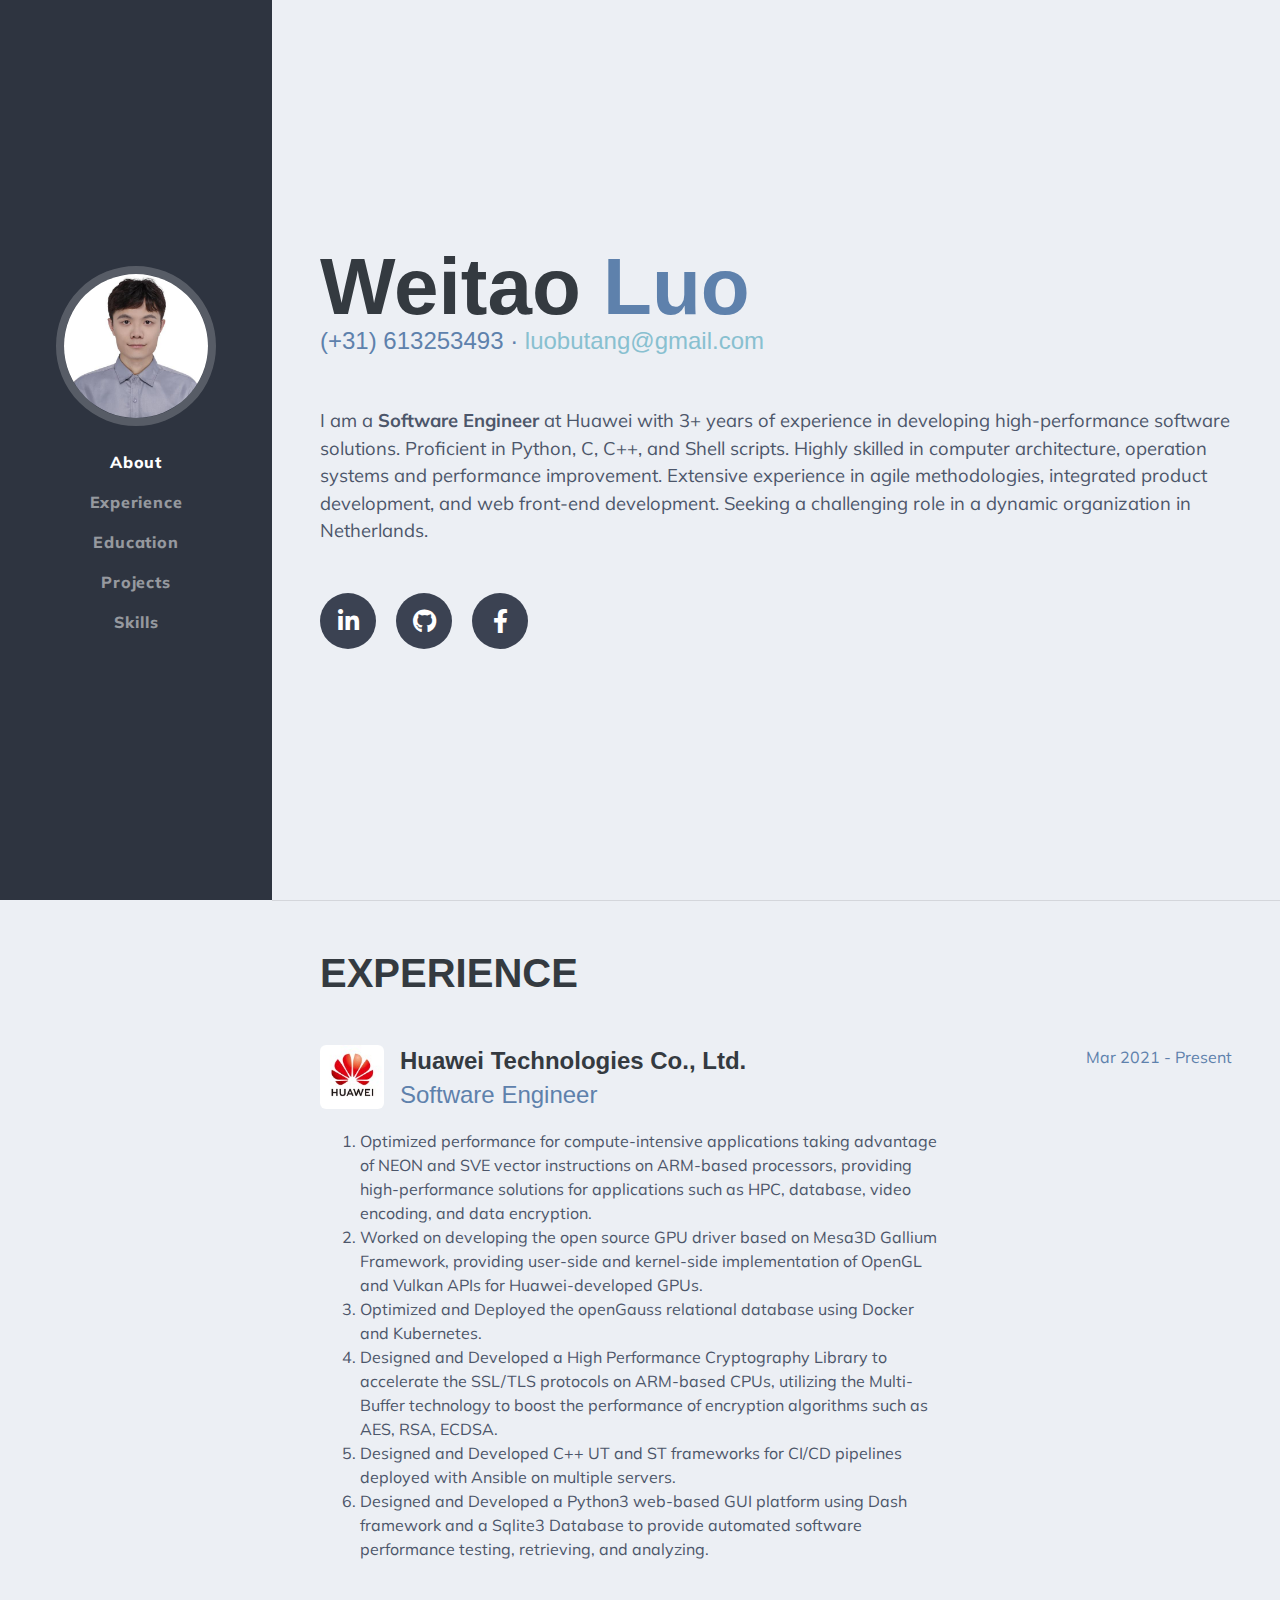
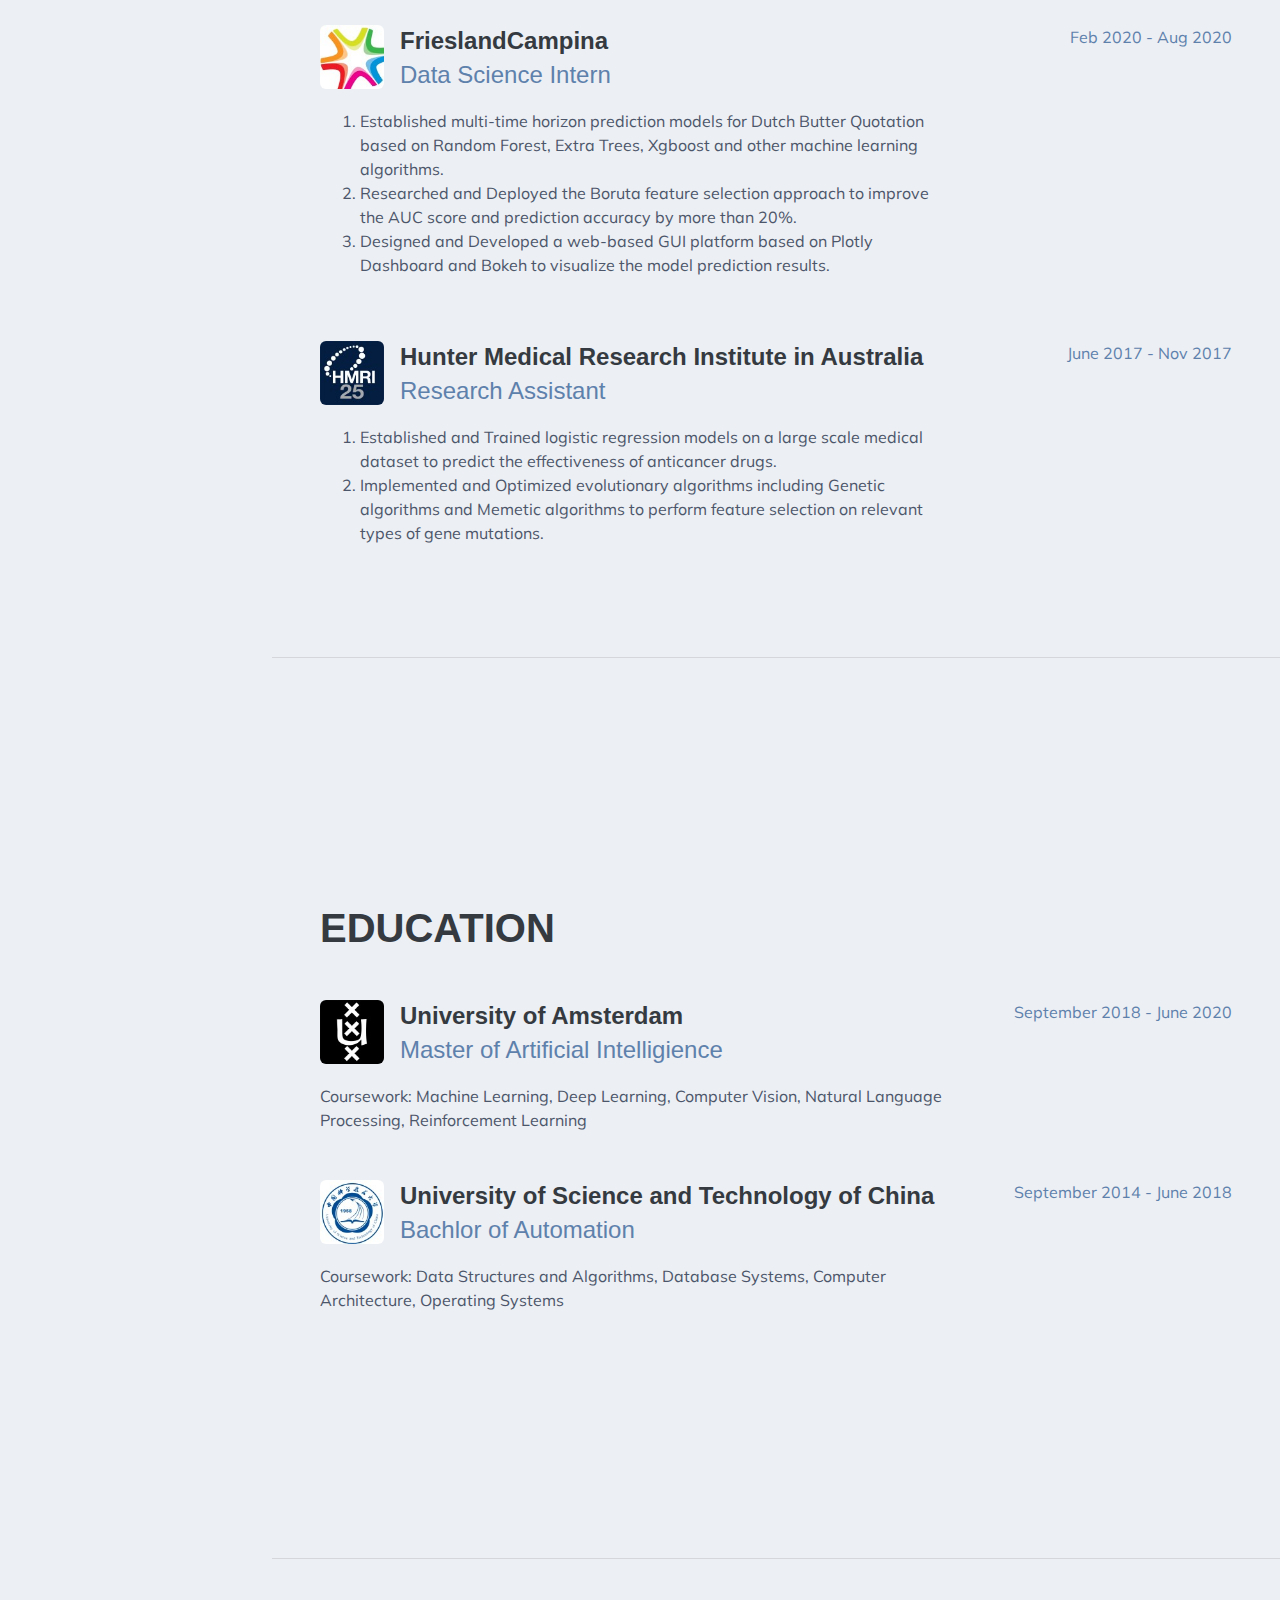
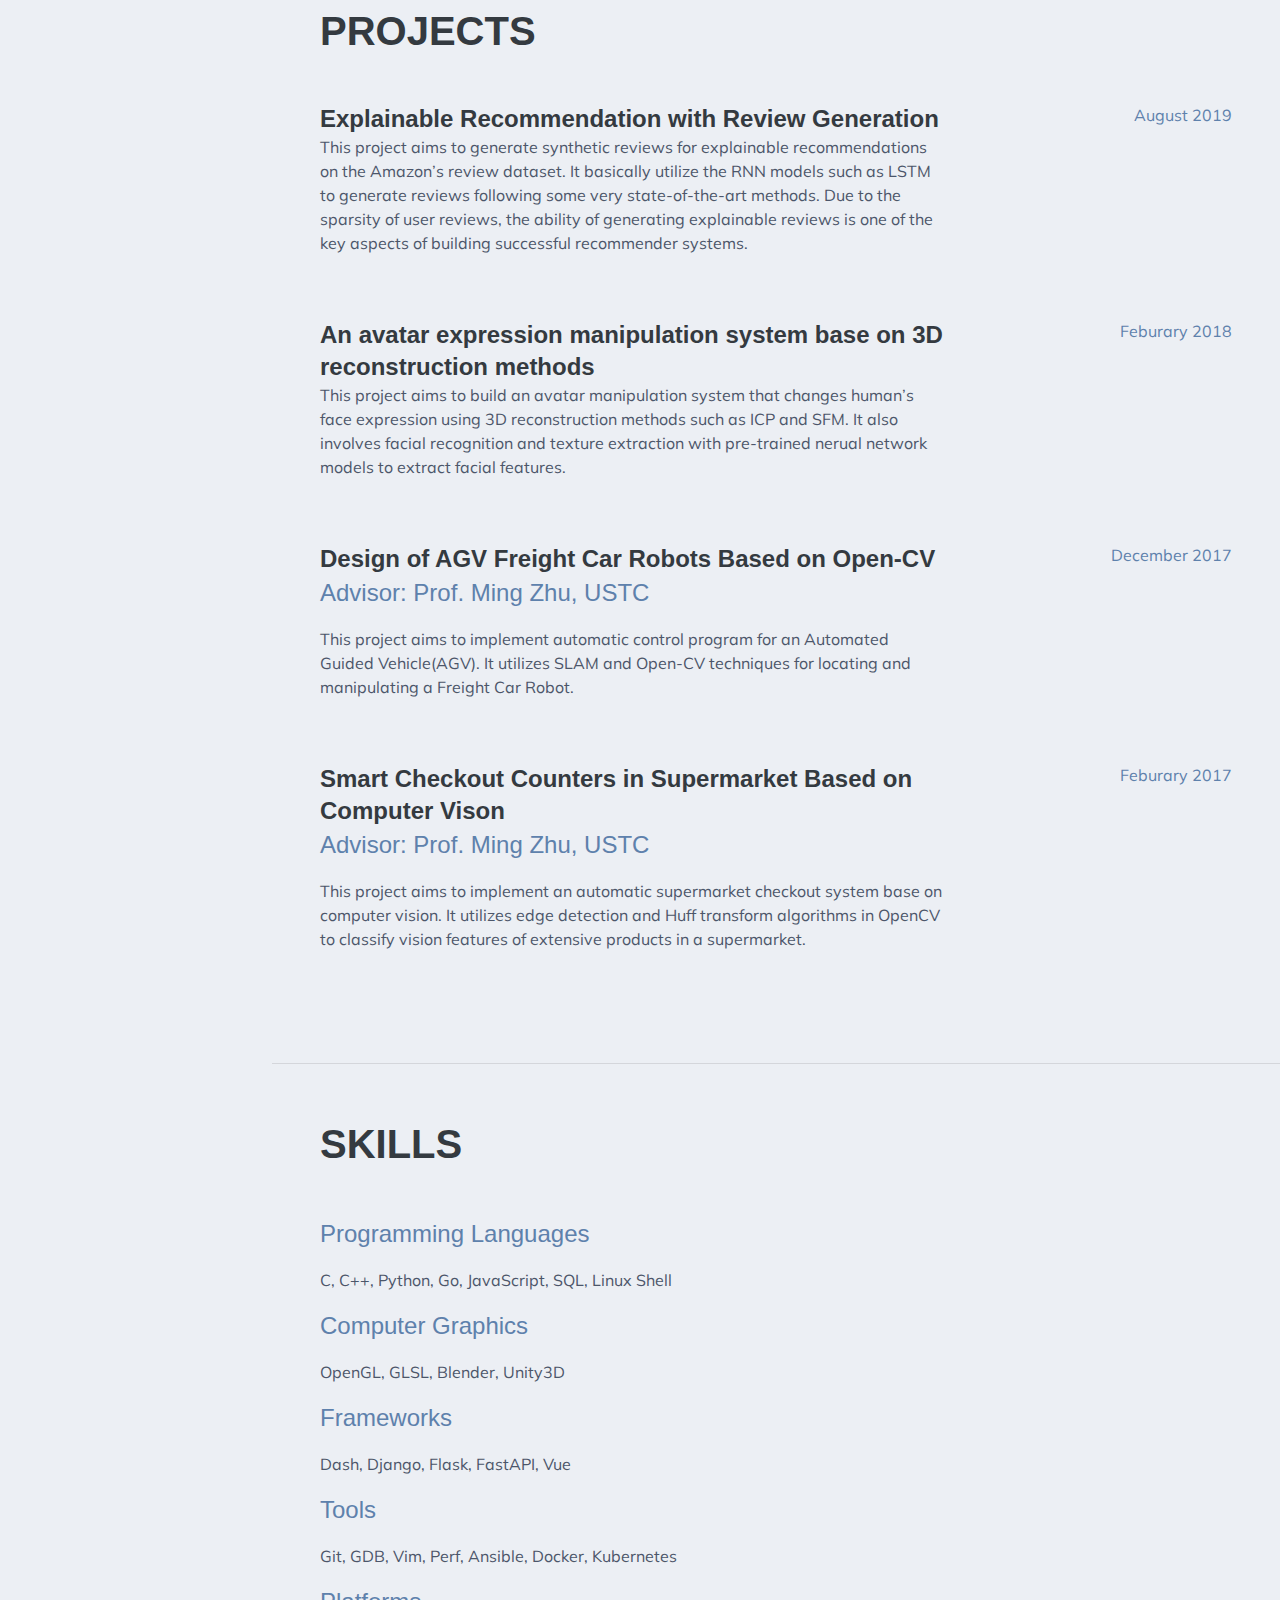
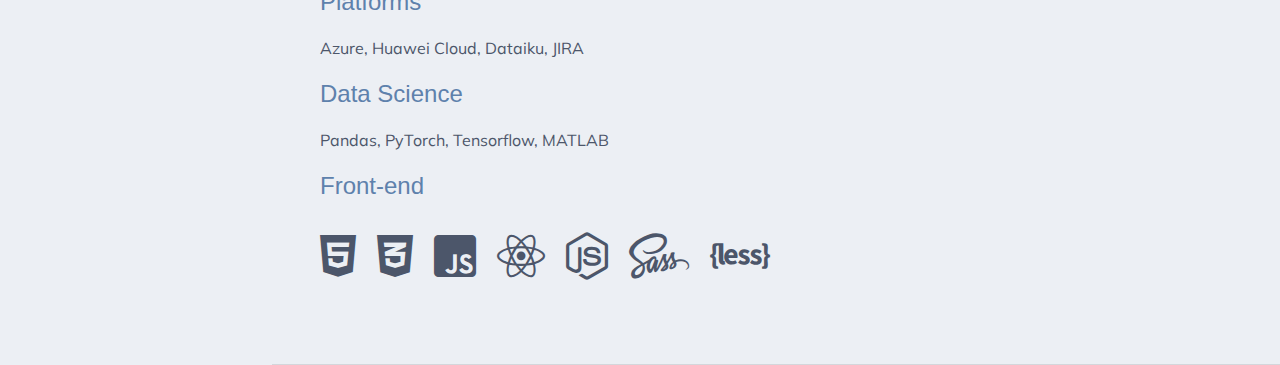
<file: index.html>
<!DOCTYPE html>
<html lang="en">

<head>

  <meta charset="utf-8">
  <meta name="viewport" content="width=device-width, initial-scale=1, shrink-to-fit=no">
  <meta name="description" content="">
  <meta name="author" content="">

  <title>Weitao Luo</title>

  <!-- Bootstrap core CSS -->
  <link href="vendor/bootstrap/css/bootstrap.min.css" rel="stylesheet">

  <!-- Custom fonts for this template -->
  <link href="https://fonts.googleapis.com/css?family=Saira+Extra+Condensed:500,700" rel="stylesheet">
  <link href="https://fonts.googleapis.com/css?family=Muli:400,400i,800,800i" rel="stylesheet">
  <link href="vendor/fontawesome-free/css/all.min.css" rel="stylesheet">

  <!-- Custom styles for this template -->
  <link href="css/resume.min.css" rel="stylesheet">

</head>

<body id="page-top">

  <nav class="navbar navbar-expand-lg navbar-dark bg-primary fixed-top" id="sideNav">
    <a class="navbar-brand js-scroll-trigger" href="#page-top">
      <span class="d-block d-lg-none">Weitao Luo</span>
      <span class="d-none d-lg-block">
        <img class="img-fluid img-profile rounded-circle mx-auto mb-2"
          src="data:image/png;base64, /9j/4AAQSkZJRgABAQAAAQABAAD/2wBDAAgGBgcGBQgHBwcJCQgKDBQNDAsLDBkSEw8UHRofHh0aHBwgJC4nICIsIxwcKDcpLDAxNDQ0Hyc5PTgyPC4zNDL/2wBDAQkJCQwLDBgNDRgyIRwhMjIyMjIyMjIyMjIyMjIyMjIyMjIyMjIyMjIyMjIyMjIyMjIyMjIyMjIyMjIyMjIyMjL/wAARCAH0AfQDASIAAhEBAxEB/8QAHwAAAQUBAQEBAQEAAAAAAAAAAAECAwQFBgcICQoL/[base64]/8QAHwEAAwEBAQEBAQEBAQAAAAAAAAECAwQFBgcICQoL/[base64]/9oADAMBAAIRAxEAPwD3+iiigAooooAKKKKACiiigAooooAKKKKACiiigAooooAKKKKACiiigAooooAKKKKACiiigAoqKS4ji+8SOwwM1Et9G5wrIMdcuM/lmgC1RVYXkO0lnUDOM5BFTBg2cHpQA+iovNVXCsQD7mnCVD0dT9DQA+ikDA0jOqqWJGAKAFLAUZz0qm95tnSML99ioJPoM097nykyQoHbc2KALVIQD25rGk8Tafb4+1TJApO0PIwCk/WrUGs2F1/qL62k452OG/kaANCimK4dQwI/A5p9ABRRRQAUUUUAFFFFABRRRQAUUUUAFFFFABRRRQAUUUUAFFFFABRRRQAUUUUAFFFFABRRRQAUUUUAFFFFABRRRQAUUUUAFFFFABRRRQAUUUUAFFFFABRRRQAUUUUAFFFIzBVLMcADJNAC5A6msvVdYg022M8soSIcbsZLH0UdzXmXjj4w2+n3sumaTai5mhP7ySQ/ID6cda8e17xXrfiO5Et7L+7U5WJcqg4x0zRcaR6bffEHWddaePRohDbIxDXcsoRVHqWyB39cema4+78TXsFw0b+Lb6RwT81vOdg9B93J+veuDluZWBUsoQ9VUYFMDptwV/EHFIdjuLf4j+JNPkzHrT3gxgrcRhh+eM10Fl8ZdY2tD5VvGxX5W5OD3wOn0HFeWI0HHySn6EVIdu3/AFTn6sKA0PeLbxitzbw3d7fXLqrZkbMabPXrhv1/Dmr5+IXhbyAU1d3uh+7EUhchie/PA9OePevnSWc4ZMuFbqpc4P19ahZjjhRmmKx9KxfEDTLZo5rdyIZcAqk6OQQCchd3HTpW2fGuntoovzMAu/aEYY+brsx3b6V8mkSI+UIBBzu6A1YW5uTH+9uZdoGMbz+XtQFj2/XvieLTyJLWPzbsOJGVjhFXBDK2OR16HB9ulZd345+1v9o1TXZY+jrBYxBVXI6Ek/1P0ryWCWB92+Msq87dxHNS5QrzGoPbAGKAsj2az8Z+FRIswtFmuSNodo1mk/UjA+i1sWXiDS/ERZbexnW5iBxNABHIvbghRx9fyr59aRcjEYXHpxWrpXiW/wBKnikglYmMnac+vUe49ulA7H0XoepytNNbRXrTuqiQI+FkwMZyOhI9RjrXZWt2ZokZhjcM/[base64]/C91Bb3EZ1C4HlRIGyRnq3HpXM/[base64]/jU0YityXdxn25Jqvc3Im+WNQi/Xk0ARyS7fQmozvkHJNCR87m/AVKuN6g84+Y/[base64]/GvomzvXaEzJKLmFiCGGM4x144NMlqxq0UyKRJo1kjYMrdCKfQIKKKKACiiigAooooAKKKKACiiigAooooAKKKKACiiigAooooAKKKKACiiigAooooAKKKKACiiigAooooAKKKKACiiigAooooAKKKKACiiigArxD4pfFFXafw/oMpJXKXV0jFcHPKL/U16j4r8QReH9Eurpyu9ImKBv4jjgV8l3MzXl5LcTHMkrmR8epOTSZUVcrpELmQ+eXCKOi9Sfc9qJ1TzCVRUXsBUzSbV2IPxqAqQcyOT+FIqxWkOBgD8hUOHb7qk/UVd2oCSrbaZIskpOZl2+hbFMmxAN6/eIB+tOE7j0FMKIOCcn25pCF7H8OlAEkZeRtoZsnqAKdInlDJBc/7RyBTYpNowmVHfApzZdS/[base64]/5a2ztxj1U9j+lcQyCKbKYUnnjowrRtLhI7uN3H+jv8kyjnI/[base64]/I0AtTzPx5421HxPqckIvM6bG3ypEMI5Hf1I9CfrXFSyY44Hp2p08pPA4A71XVTKduW2+3U1O5psN8wg8Nj6UGVieXJ9Bin+WittUZz75NLFHwduM9zTERNkDJ/M0sZOd2Bz/epH2k8HpUTZbuTQIklChvlJJPXHamLGzMAAB6k1Y2BYhnoOcVEDuyR0FMRYRIkjLFifUjiqFxctcHaowg/WpJG7E0xck/dH5UXAbDBlgcfielXkjyM4z23HoKjTdj+HHoKm3snzHGR69BQA25wgCjIzwAev1qvcSbydvAxgUrN5rlvvH1PSoZGBOPyoAZEMvz64p88ZByPTNPhUMw4zz0qe7wzjaMHBU/lSCxHAYpYdj8SdmpWja3lCucdCrjpVbnZuHatCzulmhMUgBK9m7j0pgRSQb/3kY69QP6VD5xUiOdcjs3cVaZfLLLB0PIQnOKiZxINsilT70hk0QVkC7sj0Pap42MJ+YZUnBqhGTEQpOV7EdqvRsSPX+tIpM0hePbfZLmHie1kEkcgPYEED8CP1r6t8Nzpc2Lzw/6i4YXMPssih8f99Fq+SrZgUMJHHb6V9IfCbWLe/wDCVtZpMrXNnH5UiZ+YAE4OPQ5poUl1O+ooopkBRRRQAUUUUAFFFFABRRRQAUUUUAFFFFABRRRQAUUUUAFFFFABRRRQAUUUUAFFFFABRRRQAUUUUAFFFFABRRRQAUUUUAFFFFACMdq5r5e+J1/LeeOr2STnYFjT/dHT+tfT7jcp7gDp618jeL737Z4r1OcEnNw4GTnocf0pMqO5gTYkcLs4HcHvQzLChVVPvnvToyB+8Yc4zj2/+vUUxx97qBzSKEGWXJIGaQSgH5fuj9aj3kgE/[base64]/vGvL7hzSRbg+B2zUARlcleDjNbdpbgo7Nx8uKrG1O7AHUVdzLlK7sAUljPynqPShnLfKwzjvTjAVYpjg9qjZGiIOM4NFxWJRF50a4OCTgH3p0ZZVIb7ynBpsLcPHn5W5HsasqoZVfH3uGAoGiRH+ZXzweDXqPwau4oPFcg48yeAjHcgdf6V5U6GAmMnODla2/[base64]/McUmVEZF88hLcAEfpVe4I34BySe9WIl2xjjpzmoHyD1wKRRXYFeppBuPJp2GJ+VMj1NO2EDpk0xWGFG284ye1RSfL35qQks2B0HU1G2BQIQYHJFSAZ4FRryehJ9BVuNW4AHzH36UMaQ5GEKAKo3H1pu8k7i3J/HNSGPYmGIDHsOppY4WY5KsT2AFTcuzY6MfxMAPwzUwZiAFTJJwBU0VjIELSFEUcnJ6UNtKlkGVH3SR+tK5SiVpCyPtJBYDnFSRFlUZ6ninpCI18x1JZuee//wBatXRtKkvpwxHyA8vj88UnIpROn8K6ey2EZZcb2JH0rJ8VosGokn+FQf6V22mQeW+0DAUDA/D/AOtXF/ECMrqCkdHi7ezf/XqE/euXJe7Y5iSUR7VXpxVhmXcMdSDis/l3XHI2g1NJkRI4/gkGR7EVpcxsMjk8+aM7QMHBqTUbcRsCAdjCo9nl3LL75Fb1/bC40uOVBnPX6/5xSbs7jUbpo5HJDZHY5q0kn7t19DkYqtKrIeR0NPikBK/ip/pVmexpSkXEcTdmUA+xHeoEYlWXo6H86ZvYRYHVGp0kn3LhQMEYfH86Bn154Ona58GaNM5JZrOLOf8AdFbdc54BlWbwDobr0Nog/[base64]/P61owWMhTEduWbuxr0G28J26Kp4zjHTpWnb+HLRUVSvHpnrUOoaKmkeZJpyxkNJkn06VL5JUgAovsBXrcOhaagwLSM+5UUp0Cwd8m1gAHYIP50uZlWR5D5AdhuzKfQZbH0HSrH9n3dxKoWML7Hk/j2r1saNYIMLAn5U5dJtd2RGAfYU7sLI870/wALjf5t4WmkPY9BXU2eniEBVXA9PSugXT4l7YqQW6qOBxSGUYbfYCe4wa4vxvB5k8Dfw4Mee3zDI/UCvQWXaMAVzOu6abyyuE5Gfun0I6GlcLHk2PkHYr8p/CrGzMTAnhwMVJd2ksLu5Q4JIkA/hPrSWzbrcowBA6e9a30Mrajp7Z7mxivIhukg/dzKOvsfyq7pWpIpa1uD+4k6H+6ahs3vLWUTW43qU+dMZ3L71FfQRyMLi3RljfqpXgGl5MLdSvqln5M7rjr0rJVdhx1HrW/JBP5AWYMygfI/WstosNgjiriyJrqNRizc9xg/[base64]/[base64]/Ste31W3mGScfhT5Bc5qIvFO2gcVGkyMBtYGpA4+lFh3DFKo5pcinAg0AFIw9Kf2pDQIhdSahaAFSCOvWrJx3qN5owOWpWHc5rU/DUU83nwKFf+JSOGFZE/g+2aUvbh4dykOinHPrjpXXzaraRsVLjcO1Updds/lOCWBxjHNNRYnJGDY+HDYTEK+4qdyEj9Pp1q1c+H4ZEfyl2I/LIelbVvdW90dyMPmHSrBTbx1osFzj4NJ8uF7eUZUDA47elclqWneROyKvAORXqsturyA47VyniXTGU+cg5Aqoky1PP3iBfoQc8/416d8HrITeLln87a8MROw/xg8H8uK86mwz5AweAfevdfgvopttEl1R2f8A0g4VTjbgdCPfrWqRhJ2R6nRRRVmQUUUUAFFFFABRRRQAUUUUAFFFFABRRRQAUUUUAFFFFABRRRQAUUUUAFFFFABRRRQAUUUUAFFFFABRRRQAUUUUAFFFFABRRRQAVyXxI0I6/[base64]/bTZYOM9s13P2RXGFQfWq1xp+FOQDRzj5DOs9cZHCyAknryK6a2v1nQMDxXNNYxynlBkVdto3iIAzik2mNJo6RJgamEnFZkLNgAmrqcioKLBk4qN59gyTUUj7VrOuHfHPr0zTANQ1iO3U/OM1zM2uTzMdpz2x1rRltPOJMgyKfb6fGTgKEHsKpNIlxbMFRPcnDoR74NSiyuMchsjocda6yLTo0HH61aWJehUGnzi5DiIpJoWLDcrDrW7pWrvO4hnxu/hf1rYNnbPndGvPtVWbRrZnEkXyMPSndMVmi7jJrM16JW06Rj2Gc1oRI6KFcg44zVPW8DRronshqUDPJ4oXurry4hl5X2qB619W+FtLTR/DdjZRqVCRglS2dpPJAPpnNfPHgi2s4PElnqGpyNHZ2zGVSqkl3HRRjvmvoDSvF2narOsMazws/3POUAN7cE81smkYSTexv0UUVRmFFFFABRRRQAUUUUAFFFFABRRRQAUUUUAFFFFABRRRQAUUUUAFFFFABRRRQAUUUUAFFFFABRRRQAUUUUAFFFFABRRRQAUUUUAIyhlKsAVIwQe9eJ6zp40vxBc20X+rSQ7fp1A/Kvba8y8aWpXxG8m35XCN9eMf0qJ7HRh37zR534uiR9FlfA35UfrU/gs50gAdmNSeJ7ZGtOB83QL2z60nhABdNIHQN1rNbGsl7x0gXimSNsFWFGRUc8O9CKgaM6S8SMEu2Mdu5rMl1e4mmS3skQyscDPJHuewqzdaWrklsnNRWlpFp04ZExnGTT0Ks+hw/i7VNXstTks/7Qm/dqNxQ7RkjPGO1ZsetSjVIjp17f+QQgcXMgZt38XTjGeleh+JNCh1qRL6ynEF8g2ndyrj3rK0bwXImopdao8JijbeIoQAGPvgAAVt7tjntO5uQ/aILkW13/rCu5WA4cf41pxpkCoNW87UNpgjQNEdyYbnNaUERMYYjBwOPSsJbnQk7aj4EHHFXUXiqycNV1Pu5pAQSiqUqBm6VfnIxxVcRbqBGVdusETOxwqjNcF4t1vWLCaKKGQ2yyJv4HzY7c13uo2NxdXEIj2iKI+Y+443HsKz/ABToX9v2kUiKsN5CMK2QVYehq4WFNO2h55/[base64]/[base64]/r+ddfVTU7FNS06e0f/lovB9D1B/OlJXVioS5ZJnh+so00boowCOW9Kr+GoTb20iH+9kD2rX1OCSOORChEiEqw9COoqpp2Nm7BBKgEHsRXOux3zWl0bMR4qbbmq0TdKuLjFIhEEluGGcVVa2KnpWsBkUmz2oGYrW4/[base64]/alpjZN8syHpu7H2zXFCLFwlyMrvXDJ717dd2sV7aS20yho5FKkGvHry2aAujAho2II9waxmrO51Up80eUWFvmq/GeKyonyRWhE3FZs0RcXpUg5qKM5FSigYuOacBRSE4FADJG2iqMk3UU+7m2RsapojOMn60gsWIiDz61dQ/LVGIc1eRfkpjsMkHem+ZtAqR+V+lQtHlSKYizE4YVZwMVl2z4Yr3BrSRsikAu2mkVJTTQAzFMank1C7YoERSHFULxRJGFZtq5yTVqVqsaTpJ1jU4oD/qU+eU+g/wDr9KpIm6TuzqPBulrBY/bmB3yjEeR0T1/[base64]/Ecf4Vz8bcVzyVnY6ou6uaEb1YV8iqCN0qyj8VJZZ3CmM1M30E4ouMo37HKKfulqmVkWLnAqrquRb715KHOBXN6tqEl3pskVrcbJGXaCpwRQNK50n2pVmIByKt/asJ1ry3S9C1bTJvtH9oTsG52sxYH6g11cd/JsG8gHHNMPU6J75VxzzVmO4R1GCDXmmt2+q6y4jtbtreNT0Q4LfU1peGv7R06J4L25aZV+4znJH40BY7UAC7JHcVoIeBWPptx9qnZ1OVUYz2zWsDQJk27ikJ4phb1ppagQrtVaRuafI3FV2amJkcjc123gu1eKxnuHTAlYBSR1A/pk1xlnCbvUraAc+ZIqn869ZVQihVACgYAHatILqYVXZWFooorUwCiiigAooooAKKKKACiiigAooooAKKKKACiiigAooooAKKKKACiiigAooooAKKKKACiiigAooooAKKKKACiiigAooooAKKKKACiiigAooooAKKKKAOM+IMGbayuP7rsh/EZ/pXERntXpHjaAzeHJHA5idX/DOP615rGawqLU6aL90sqcVKJBioAeKQk1mbFtXzUgOe9Ulkx3p4uQTjvSGWJArAg8g1lSaPaGYyeUu498Voh91AwT0pgm1sQR2cZAXHSh9LtmcErz6VdhAJpXGGHHNMLsq/YLeMELGPyqudDspSWkQsT6mtRxhQTTR0zQF2FrbRW0QjiUKvpU5OKiDYprTAcZoETbqYz9qgMuTxS7s0gHOxNQueae3AqFjTEbPhOETeIYiRkRqz/[base64]/Wg+KrbOFdB9WqW40GydiTAmfpVY6NBHwsEZX6U9C4xTJIvE8bP8sin2rQHiBGiLELuHTmqcOlWhUpJZRnkHJWnHRNOWYMsLlOcxlzj+dVYvkQTeJF6s6rSL4oh7lWA7g019H08AhLSLsSWXJ/D2qMaTbY2i0j6dSlFkPkVi6PElk68yrH/vGqiau2oXRjsVaVR96QcKPx70i+GrB8M9uoPpitq1tYbWIJEgRR2AqGzFpIdArbAGHNWMYpoOD0prvQSKzVCzUhf3pmc/WmI7/wPbmPSppyP9bJx9Bx/PNdRVHRrMWGkW1v3VAW+p5P6mr1dMVZHHJ3dwooopkhRRRQAUUUUAFFFFABRRRQAUUUUAFFFFABRRRQAUUUUAFFFFABRRRQAUUUUAFFFFABRRRQAUUUUAFFFFABRRRQAUUUUAFFFFABRRRQAUUUUAFFFFABXD+PtJZli1WJSdo8ubHYdj/T8q7io54I7mCSCZA8cilWU9waTV1YqMuV3PEAcGpQat6/pEmhao1s53Qt80L+q+/uKoI2etczVmdid1ctxNU6N2qrGeanHY0hkjANxUL2/wDdNTjmpAue1AGa8VyOUfHvUHlXgbiTmtzysjnpSiBew5oKTMVI7nOXOasKkh+8cVomACmGOkDZAiY5p5NOKgdKaeKCRCcDNQFs1LIeKrM2KoQM2a1/DOnnUtbhQrmKI+ZJ9B0H4nFYqh5ZFjjUs7HAUDJJ9K9U8N6KNH01VcD7TLhpT6H0/CrgrszqS5UbNFFFbnKFFFFABRRRQAUUUUAFFFFABRRRQAUUUUAFFFFABRRRQAUUUUAFFFFABRRRQAUUUUAFFFFABRRRQAUUUUAFFFFABRRRQAUUUUAFFFFABRRRQAUUUUAFFFFABTXdYo2kdgqKCzE9ABTq5P4haqdO8NSQRtia6/djHUL/ABH8uPxoQHDeIPE8HinUpJbWNlt7UmFGbrJ3LY7daywWXr0rN8PLnTi4/jmc/[base64]/ia9K8Uan/AGXoM8qnEsg8uP6nv+Aya8ecZNaU11EyloAEds9qeDDIwx7E5H863EXisG4LWN5HeKv7pvklx2HY/hW/BIsiBlOQa46seWVjspyvEdsB4NV5YO4q8F4qNlx16VBVzOy6GnfaH24INWHTIqHy+ad2O1xPtrgcA0DUHA6U/wAhSKY1qp7CjmDlA30jjpgUC6fpSpbhRyKeIeaOYOUb5jvxipEiPVh+FSpGBUwFDYiMIAPak245qfb61DO6xRs7EAKMkmpGYGqt52sW6DnykZj+P/6q9X8B6qJ9KWwkb95DnZnuteTWkb3FzNduMCQ/L67R0rp9Fvn067hnj6o2ceo7iu6nD3DkqO8j2Gio4J0ubeOaM5R1DA1JUkBRRRQAUUUUAFFFFABRRRQAUUUUAFFFFABRRRQAUUUUAFFFFABRRRQAUUUUAFFFFABRRRQAUUUUAFFFFABRRRQAUUUUAFFFFABRRRQAUUUUAFFISAMkgAdzWXeeItNsshpxI4/hj+agDVqOaeK3iMk0ixoOrMcAVx174yuZCRaQrEv95uTXL6rqd1dxs9zcPIV55PH4DpVqDAv+NNct9WureCzl8yCEEswGAWP/[base64]/aFz9mQnyUP7w+p9Kde6g80ht7Y5J4Z/SprS1EEQAHPetqNPmd3sZVJ2VkOWIIoVRgCpE4A+tOxS4wa7jkPQvBmo+bZyWcjfNEcpn+6f/r11NeQW8zxMkkbFW6ZB6V0Fn4pv7dwkkgkHo4/rWUoajR39FYdn4os58LMGgc+vK/nWxFPFOu6KRHHqpzUNWGSUUUUgCiiigAooooAKKKKACiiigAooooAKKKKACiiigAooooAKKKKACiiigAooooAKKKKACiiigAooooAKKKKACiis6713TbPIkuUZx/BH8x/SgDRpCQoJJAA6k1x9740c5Wytwno8pyfyFc3d6neX7k3FxJJn+En5R+HSqUGB6Bd+I9LsyQ1yJHH8MXzH/CsC98bSMCtlbBP9uU5P5CuSVstjGPrTJp0iPLqCPxNWoIRpXWp319zdXTuP7ucL+QqsoH8PNZsmoll2pDk/7RqAiaZds8pK5+4vA/[base64]/WoYI0opirbX4q9HLJEQ8UjKfVTg1iASc/KGPXO7mra36A7JlZT/AHjyv51NhnSWnii+tiFlInUf3xz+ddBZ+J7C5wJC0Dns/T864JXRhuQhge4Oad2NS4oD1NHWRQyMGU9CDkU6vM7XUbmzbMM7J7A8flXQWXi1xhbuIOP76cH8qhwYzrKKpWmrWV6B5Uy7j/A3Bq7UgFFFFABRRRQAUUUUAFFFFABRRRQAUUUUAFFFFABRRRQAUUUUAFFFFABRRQSAMk4A70AFFYeo+KbGyJjiP2iUdkPyj6muR1LxZd3JKtciFf8AnlDnP496pRbA7281axsOJ51Df3By35Cufu/GTHctpbAejyn+g/xrhH1J2fKIT7tx/wDXqF5ppPvyH6DgVapiub19rlzdZ+1XpK/[base64]/s6xNNKeTjoBWdSmpo1hNxZt2VwXiBJ/[base64]/dAFADgSOWpnU80UZoAZsCnKgg+qnFSpPMDgtuHo3+IpMcU4LQBILj58uCg9hn9alilQthCCAOuetRLxTXVW+8oP4UrDL6SNgEcVr2PiC9tsDzC6f3X5FcsEC/cLL/ALrEVMks6cCTcPRh/UUnELnodp4otJgBOrRN6jkVsQ3ENwu6GVXH+ya8qW8PAeMr7jkVat71lbfBMQw7qeRUOAXPUKK46y8U3EOEukEy/wB4cN/9eukstWs78YhlAf8AuNw1Q4tDLtFFFIAooooAKKKKACiiigAooooAKKKKACiiigAoorlfEfi+DTVNvaOJLg8ZXnbTSvsBsarrdppMZMrbpSMrGp5P19BXnureKrnUSQ0n7vtFGcL+J71hXN1cXszTXMjMzHOM8f8A16YqZraMEtybj3lkm++52/3RwKQKFGAAB7U4LSkVQDQO1GKdilxzTAaFzQV54qQ8CmZoAb0pB1p+KULzQAyjHaphFmpBDx70gK2DRt5q0YccU0x9aAK/tUin1NBSjYc8daAEfoaghOEeLBJXkY9DVkrkdKgIMVwjdm+U/wBKBkgkDKMA0AnNOUAE/WkkkCLk8UCAvjrxUbzAA469qzNU1e20+Ez3Uvlp/CMZLH0Fcq3jCS/fybSMwgn77ck/l0/WhsDptU1o26/Z7cbpz1PZRVjRbSfyfNnABf5sH7x+vpWXotgHuo5J1LZbOT/F3/pXR3dyYYww++VJz0xSGEt0LfkRbgOqr1H6Us01rdIvmxsqkZGDis+4lnjmVIXk2hVxiHeDk9iT+f1zWksKi9cxoiopG7jJ3Y5x+lDQEenXEFnILJmkSJ/9SZCT/wAByf0rU8zDFD26Via7apdWpLHYyn5T6HtWfoviESt9jv5Ns6fKkhH3x7+9IDqEcHOT3pr4PeqwYgZ7+lPRy44qhDsZp6r07Uzp1yaBIc8ITQBMTgc9BVd5CsZ2r8z8LT2dmwCOvambjJPkjAQY/E0DBFEcYVRgCjPNOcdxTcUCDrRilApwFAAOKdzTlFPwKAGAHFOEZPWngetO9aAGCMZpdoB6Cgk03BNADhg9KaY1bnHPr3FOApw6UANDTJ92Qn2bn/69PS+eI5kiIx/FGc/pSU1ueKQHUaR4qdMJM/2iIf8Afa12Ftcw3cIlgcOh7ivIWjBYHow6MOCK0tK1650u4BbLJ/Fjow9x/UVEodh3PUaKq2GoW+pWqz27hlI5GeRVqshhRRRQAUUUUAFFFFABRRRQAUUVx/jXXTaxDTYJNskqFpSOqr2Htmmld2AqeL/FzRbtP02UbmBDzLzj1xXBxx8liSSeSSck005dzIfYCpgfkreMbIlsQDLGpQKYnC5p6GqELjBp3amscGhSD3pDHAUoHPNKo5p20/8A16AGEUzFSkVGc5xQAoHtUipzSKCT9KkXrQBKiinnGOKamTQxxSAU4xUTUuTikwTTAZjNOAwaMcUoFADgoNVL6NvszFR8y/MPwq+o5ps67oiCOKQGTHIZoxMPljYZyayr/WoINyQ/v5ugUdM+/wDk1De2N5NdtCjP5A6LnitHT9Aht8PINz+lAGLDok2uzLdalwi8KuMACtlfCOnRY8mNVbsa2PK+UqB+VMt5yj+RL6/KaLDMl4LizliCH92jruOO2a0r1Abcf31HOOKs3kO6JwMHeuPo3aiK0aQ5mZmOACV4BNAGfHDLFgwTSo3BxgNj1wSM1djCx/LvyTk5J3Fie/8A+uneVGjH92Dx1PJqLJYtJtHXA44xQBFOvLbug5OeTj6Vkap4biv4vNgzu6hjW8V3XCBu4bPFPtf3SsvYUAcVaa3d6M62epq8kKnAccsB/Wupsb62vFE1rKJEPXHUfUVBfWMGoSbJIwR9Kwb/AMP3WlXAutJleN1HIB6+1AjtFIIyKUFq5rR/E8M7C2vwbW56En7jn19q6Hew4buOMdD9KBjiygM+cU+K2byVZvvN8x/[base64]/iu8+yeH58HDS4iX8ev6ZryqeQ7Qw7Gtaa6iZXc9hUindGvvUc2FdmA4PWliPyAehrUkm7UIQCaCDSd6AHv9KhV9vSpXbKcVTLc5pDL0cmT1FWRyOtZkb4etGNty0ADjANMVecnNSt0oUZFADQKVRzT9opY0AJPUmgCQDHA6Uxz1qXIAqJ+lIBnXpSim96XPFMBTSim/[base64]/[base64]/hm9W70aJeN0P7sgeg6fpWxXFeE7gW1/8AZs/LMnH+8P8AJrtawkrMpBRRRUgFFFFABRRRQBwHxC1EC4trMH7imRgPU8D+R/[base64]/So1PtUo5oAljxmpR0qNB3p/[base64]/IUe9RW/zIXI5Yk1Ixwy0gJG+YAeneqE8he5SBT35NSXFyscZY5B65qpp6me4aZ+g5FNAbVvO1rcQzr1jcMK9MjdZI1dTlWAIPtXlhP7vPoa77w1dfadFiBOWiJjP4dP0xWc1pcaNeiiishhRRRQAVna9eGw0K9uQcMsRC/U8D9TWjXJ/EG68nQY4AeZpgD9AM/wA8U4q7BnmifKrOT7CmKVkV0bGGGKSXcFUdsZogTduPpXQSZ1hO1jetbufkJ+U1rROGkkx2asrUbbzBuXO4dDU2k3BmVi3DLgNQI2gflHTFNkXehB/[base64]/KpDjdnA6mgB7MCMZyc9qaSC47n27VDNKsb44AwM1MrLkAfpQMg54UH73FSW64kJx0HSo/8AlrH/AMCqxDkFuKBErDOO1LjpSA8kZp2B07UhjWAz7VGy1N2pCMcGmBDjBoK+1SEDtS44oAjHSnd+lOK8UYxQAo5prrnI708A5oIJHvigCkycmoyhq06/nUWOeaYhiLnNWFXApi8VICMc0hjj0qPBzmlJoU5JoEQ3AycVXC/NVmRc0yNCXpgWrWPv0pbttlu5HVvlH41PCu1KqXzZaJP9rNIB8fyRqBTHPz9e1PBAXAqvL8zIueSaAKOpP80cYPXmtSziENoOOWHNY8jG61XA6LxW6/yqFHYU+gDWP7pj6V0/gy5xPcWxPDKJB9Rwf5iuXJzE/wBK0fDlz5Gs2rZwGbYfx4/nipkroD0eiiisCgooooAK87+I9xuvrK2B4SNnI+px/SvRK8m8bz+f4puFB4jVI/0z/Wrp7iZz0pxtHtS2py7D1FMuj8/0FNtmxIK2EKWDu6mobSMQ3kuBw4Bply/[base64]/Kph0zUKk1KvT+dIAIB5pAOKdSgZpDIx1NNfvzUhBB6VDI4GKYhDnYPQkUjuFy5HAyaHIMIx6g0TJkEbflOQePWgZVncCVgbL7Rhd2dyjnOMDJHrmrjRS2t61tKMMnTn/PtWazG3crPZRXmU2BmAJKk9Dn3Aq/Ebme4a4uCC79gelMAZsSrwM7jVlB8nXmqr/eXPTJqzEPk/pSAfxkVJkcVHj1p44AH86QB9BSnpxS9uKDgAE0AMpSB07UhzilOaYAOlIKdjg0EUgEHH+FOHTmmd8frT884oAjkUYqFl5qy2CPWonUHrxTAiGKX6GmnikDZ60AOJpy9PSoyealRdwpiGkZqSKPLZp6wE8VMFCD6UgB22pxWbcMWnXJ6Crcr5PvVBz/pRHoAKEBK7iNCxIAFVS7Kj3D8HGFHpT3HmuCegPA9arai+5o7VPXnH60wHaNDvkadu/NaE86qSzthajzHY2gBwDj5v8KqW8D30nmy52fwrQBeguFmBCk8jFPtpTGUdfvIQw+opRCkRVVAqGBuKAPXYZBNBHKv3XUMPxFPrK8OT+foVsc5KAofwOP5YrVrnejKCiiikAV4prM/[base64]/A6ZoAoAcqgdaeKaCOKcBSAX+GkxS9qSgByjipFpidOtPH5UAO7UoPFIBS44/wpDEIyOtVblDjIqZye1RvKehGaaAiUny+f1qy2N4z61Bu3Kflqds7gOOT60ALIoJ5ApVHyj/ClfkkelC4CUAU2Pzr3wT2xVuFsCqkn+sHTqasQ9SOPegCc9f60pPyim/SlP3eKQDuopfSkXkc80o4oAbjHFLjig8GjmgBRmg9ODScc0uRjNADe+QaXJ70h65pDQApJApMimMSR1phYimA6RMjI61WYFTUwlHenFVfpigRArZPNWoXHFV2iKk4pUYrTA0d3Gcc1HI+AaYkm7HOKJDxnNIZAxy1UnJM747nGatg/MaoeZySf4mOKYixuEatIeiDiqunJ508l3J0U4XPrTb6RvKjgT70h7VLcsLS0jto/vEY49e5oAY5a+u9v/LNTz7mtWIBAFHFVLSEW8Ge561ZiO5qAHs26Y+1U7c1aGPMNVIeKAO+8GT7rO4gz9xww/Ef/AFq6euF8Gz7NVeIniWM/mOf8a7qsJrUaCiiipGY/im6+yeGr6QHDNHsH1bj+tePRcOa9I+Il15WkW9uDzLLuP0Uf4kV5vH/Efatqa0JZWc5JqNWw9Pb1qPYSwIqwLF2d0Cn2rJQYnYeoyK1rgf6IPWscn98COvSmI2rQ5iWrmPlOKzrCTMY/KtEHjPakBnXAKkuOnRvpVK2kMeoIpP3sj9K0rnHOMEdxWNcExTQv/ckB/DNIZ0aHBBrRhkDJg1lA4PFWYZNrAUwJp4MjIqi6bW6Vrgh1FVZofmJxQgKsblTV1TuAOaoOu0+1WrdsjBNAE/cCl7UYpQOKAADIp+OM4po4p2TSAUnigdaCeKdQACnjrTQD6cU5eKBj/[base64]/GsLTZGmlwnJ9fegDbtVEt5JdP9yP5UpIc3d60h+6OBTbyRbW2W2j+8etWbCMRwbvagCxK4BCjtUkGCSfSqmSzE5q1BwrH2oAcp+Y8VWjHFTqckmogMCgDU0O4+zaxayE4HmBT9Dx/WvTq8gjYqwYHkHivWbWYXNpDOOkiBvzFZVENE1FFFZjPNviHdeZq0NuDxDDk/Vj/gBXHx/cbjtWt4quftXiG/kzkCXYPoox/[base64]/[base64]/CoNQujM4iThRwKEMdE7XV2ZD0zxW25EcCIOprM0uAM49K0ZG3TewpsQqjA5qwvEJOarg88VO/EKj1pDCPoaQDAoTpSmgBg616P4WuPP0GEZ5iJQ/geP0IrzfJziu08D3GY7u3J6FXH8j/ACFRNaAjrqKKKxKPCLt2klkdjlmdifrmo4/uP9KKK6UQRNUPQ0UUhlj/AJdjWDP/[base64]//Z"
          alt="">
      </span>
    </a>
    <button class="navbar-toggler" type="button" data-toggle="collapse" data-target="#navbarSupportedContent"
      aria-controls="navbarSupportedContent" aria-expanded="false" aria-label="Toggle navigation">
      <span class="navbar-toggler-icon"></span>
    </button>
    <div class="collapse navbar-collapse" id="navbarSupportedContent">
      <ul class="navbar-nav">
        <li class="nav-item">
          <a class="nav-link js-scroll-trigger" href="#about">About</a>
        </li>
        <li class="nav-item">
          <a class="nav-link js-scroll-trigger" href="#experience">Experience</a>
        </li>
        <li class="nav-item">
          <a class="nav-link js-scroll-trigger" href="#education">Education</a>
        </li>
        <li class="nav-item">
          <a class="nav-link js-scroll-trigger" href="#projects">Projects</a>
        </li>
        <li class="nav-item">
          <a class="nav-link js-scroll-trigger" href="#skills">Skills</a>
        </li>
        <!-- <li class="nav-item">
          <a class="nav-link js-scroll-trigger" href="#awards">Awards</a>
        </li> -->
      </ul>
    </div>
  </nav>

  <div class="container-fluid p-0">

    <section class="resume-section p-3 p-lg-5 d-flex align-items-center" id="about">
      <div class="w-100">
        <h1 class="mb-0">Weitao
          <span class="text-primary">Luo</span>
        </h1>
        <div class="subheading mb-5">(+31) 613253493 ·
          <a href="mailto:luobutang@gmail.com">luobutang@gmail.com</a>
        </div>
        <p class="lead mb-5">I am a <strong>Software Engineer</strong> at Huawei with 3+ years of experience in developing high-performance software solutions. Proficient in Python, C, C++, and Shell scripts. Highly skilled in computer architecture, operation systems and performance improvement. Extensive experience in agile methodologies, integrated product development, and web front-end development. Seeking a challenging role in a dynamic organization in Netherlands.
        </p>
        <div class="social-icons">
          <a href="https://www.linkedin.com/in/RobbieLuo/">
            <i class="fab fa-linkedin-in"></i>
          </a>
          <a href="https://github.com/Robbie-Luo">
            <i class="fab fa-github"></i>
          </a>
          <a href="https://www.facebook.com/profile.php?id=100010958413717">
            <i class="fab fa-facebook-f"></i>
          </a>
        </div>
      </div>
    </section>
    <hr class="m-0">

    <section class="resume-section p-3 p-lg-5 d-flex justify-content-center" id="experience">
      <div class="w-100">
        <h2 class="mb-5">Experience</h2>

        <div class="resume-item d-flex flex-column flex-md-row justify-content-between mb-5">
          <div class="resume-content">
            <img class="img-fluid img-company"
              src="data:image/png;base64, /9j/4AAQSkZJRgABAQAAAQABAAD/2wBDAAMCAgMCAgMDAwMEAwMEBQgFBQQEBQoHBwYIDAoMDAsKCwsNDhIQDQ4RDgsLEBYQERMUFRUVDA8XGBYUGBIUFRT/2wBDAQMEBAUEBQkFBQkUDQsNFBQUFBQUFBQUFBQUFBQUFBQUFBQUFBQUFBQUFBQUFBQUFBQUFBQUFBQUFBQUFBQUFBT/wgARCABkAGQDASIAAhEBAxEB/8QAHAABAAIDAQEBAAAAAAAAAAAAAAYHBAUIAwIB/8QAGwEBAAIDAQEAAAAAAAAAAAAAAAEFAgQGBwP/2gAMAwEAAhADEAAAAeqQAHzHMPtJXjjThnjLAAABieXG+r0t2VpMa0pe76jimBo3LXx6VnCLOt6LFjzQAGk4vm/tT+pa6NbTe6vU7DIaBU6Gc6fznd6096rtS98bD6aIEJ536+5p0eq1Ft1Z0fhv/dK37X2xS0NJY3e2h2s7yC38sCYAjupgGDGVr/dKyAsf9pvAhb3vW29lYsiq60UBMAAAAAAAAAAAAAAf/8QAJRAAAgICAgEDBQEAAAAAAAAABAUDBgECByAAExQVERYlMEBQ/9oACAEBAAEFAv4dtsa4isa8gqaXWCMc6Ar9OC4clclNJIIFcnpZdFY2B9TGmBJvcCwERlR9WBmq8GN4XG3uk0b5GvI+njMz8fgrO/lkb/Fr6U82gd9WMUTUMsOYAmsstItyxZVpjgvMSxEXpDoe1lOm4/TymN4p45+t5kJVXH7lEsELJAQBGXH8+ifrpSV9h31jkhRDq9WluJMg43g3ir/S01aCzCT8fPBpFqWxppa4qj3JyvixoUAYsztTXk+6fjgyeYeCMWHrauPTPdouNTyt1qoVQN5YqYG98IojuAioVfNfg6iO4jHGbYPgdlZIFiCx2MatLy7KMJ5myi4sZV0FGHW2eViWndxOc9MJJWt4UpiN1LB1q/q7nDB7ahAC56r7QzdMeqlC4sqbdbCXRtNtNv8AJ//EAC8RAAECBAIHBwUAAAAAAAAAAAECAwAEBRESYRAhIjFBgZETFCBRcaGxQEKywdL/2gAIAQMBAT8B0IZcdBKEk2gIURiA1eGkUVdVS4oG2Hd6xSpcJpYbtZQJxet4lZIpa5n5hFGcelXJtPDWBl4KE27INB1G22sAm28H9/MB1pDveGzsL1HJXD+TyhlDUyyllP3FV8khRv13e/CH8U0yZWQGydRVwAy8+WrOJ6XTKzK2Em+E200WousK7LtAkZi4+RaKvU0KSUoWCs7ykEdTiIPQ2yilzwYcwvq2T5gkcxcX9/SKlWVsy92ZhBJ3YU6/yNukEkm502i0Wi30P//EACMRAAEEAQMEAwAAAAAAAAAAAAEAAgMREgQiMRAgIZFAQXH/2gAIAQIBAT8B6Oe1vJWQBq+2acRUFrbL7U81yekNVUgi9/vZO4SOo+CEWkjE8hOjDX5n6pRtEZyemOzaHddREHbqUER5I8KWPIbVFDk7c0/I/8QAPhAAAgECBAEGCgYLAAAAAAAAAQIDAAQFERIhEyAiMUFRcRQjJDJCUmGBocEGFUORsdEQJTAzQFBTYmPh8f/aAAgBAQAGPwL+BJJyA6zS28VwJJGOQ0jb76Z3OSrXi3zPZ+xNtxV44XXw898qtrKM6VmzaTLrA6qR12KnMVDl0S5H3UGU5MOuo5PWXOtcTiROjNeVcXLbiJC+VfWXE8p16ie32d1WGLW/QpKSL6uf/[base64]/spb5edeWQEVx2snotX0ZhhXVJLBpA+4/OoMHtPGRWux0/aS+kflSzY1LwutbOPeV+/1a8FtVGH2K7CGHs9pos3RLMzL3bD5ckI54VxH+7l7PZ3UVFus6+vHIMvjWuCHh5+cjSJpbvGdPctZ/V85XRPDG6vFID7M9qiEaiN4YzHC3Twxl/oU8GC2IR+h72WVDK3dvtRdrUyMdyxlU5/Gla/K20I6VVs2NJDEoSNBpVR1cp7jDPHwuc+BqyKd3soPiB8Dh9UHNz+VCC1iESfE9/6DIPJrv8AqqOnvFcNLfijqkRxppnnk4t3J52XQo7Byr/DlRxLaBCzHoOoZ7Vi83Blyw1ykg253dSYs8cjQsqNoXLVzsvzoXVwGcMwRUTpJrC30u8GIMEjmXoBPRnS4NzvCTFxNXo93flvWLT8CZ4sOkWJ2XLnsTlt3VFCcGxC2V/tpo8kG1XvCR08FuGt21dZHJx7TfXeHhVh51s2nXzK+l1ijSTzNKyo8vnSHKrTAba2ufrI8KKSNoiOHpyzJPuryK0iurbDE0FbltKM7jfvrFMCuUKX+GkT25G+3nDI9fWPfR+lhh/WXhgn0f4hzNNTq6lrq403Eu25ZpFP4ULeLEMUvJpwFC3oYquXZttWPalK54nMRn7v5V//xAAqEAEAAQMDAgYBBQEAAAAAAAABEQAhMUFRcWGRIIGhscHw4RAwQNHxUP/aAAgBAQABPyH+CDY0qQBU9nEjP0VCUErSkDubPZ/ZGCzWDOJimoylsEcJXsUyyEbqVOKF7KfkpzdcGlSnZBc61fnjKkkz4iLl7dBMVACXKY/AtG1E5v0XCzw+hVu25UvOez4pCSqA1aC9Jm0scvtzRBIE2ASPmCdvFPMw5VuE7NfZmJtKgqz9+mMfSpuzD88Oa11R66PSyn1cfGXaKQyw7epfgDwxAO8/7R6IVTgZGNfC1oxSsv1VEVD/AAF3HajeaJn6bvRpLLQn+Nw8dKdLHLdqTM3OZW0Nb2cU8SZN/wBI5vxQwUTkL3DQvpIWsJO68NzSEybso1VAj2JF5IfSnyxayPZItAFR2qYFmY96joCGSAtP0KlNlb/rd/bxTybkct1qsMpM6cixzPlQmX4AHiMGrNTWpJh9VRM1uTjxJye1EjuYuu61f0BN5G99zmoXXcud0TzqEp4SX7qXxREVGxjKa3bGAzn70JN/gLWsUgT5HOvaXQFo5IJhGjm1n0afvRq7OubHkrAwYgBF+pJmKmrfYXJuzrEedAmFNw5SHF/CuNSaYWWLxHrTLMrslCuqxmo16IjKDSjwTjBEGdBbolLRS1Dh/YCpAIFiz3mPiuZRcWDcgeVMvUBoW5J+BWMQQiTV/wAr/9oADAMBAAIAAwAAABDzzrzzzzyTn2LzzwN6qhTzwaI/v7zwxHun7zzzzzzzzzzzzzzz/8QAIxEBAAEEAgEFAQEAAAAAAAAAAREAITFBUWEQIHGBkaFAsf/aAAgBAwEBPxDwUYEqCgdxikrEZYt6YL8R2dweCMupKAUSjcUM/EfEUDNXfhH+FWuSfIMy/VzmOz0WOYGmuhrpDQgWycAufWJNLYG83heraSlmhrpw+6MqieBU5hCc8WMG5EVArpLExn98onmTMbJOxdjO8k2yASOPYjIuKpbyq4pUgcSrCiVZLNNxhAT9JwOZaL0iSVy+YV2qFQhikh/g/8QAJxEBAAECBAYBBQAAAAAAAAAAAREAITFBUbEQIGFxgZHRQMHh8PH/2gAIAQIBAT8Q4QIROEtIjEuXKihM7UllksnaKnnpsHdoFiWIWmj5/HI2vBDRPttUDMw7Z/J5pgWh3gj1j/aD4xeM166eb9KZQieIUGucMOzNARANWfViKaUXNLPhh/c6GEQYy22JoAIOMtTUtTej6D//xAAnEAEBAAICAQQBAwUAAAAAAAABEQAhMUFRIGFxgZEQMEBQocHR8P/aAAgBAQABPxD+CnaBgIqq8Ad48YaKSw1uyEWqZT5s1Z7Hb1mpf2L+MF+v2QfGOKIPwuvs8mJ5xhFgb3ITCV1I6QR/JnAcLeR/nxXAgdijhMcuHE4I/stwI7EDQgvsnqggQGN4HuoH3l7wWpOlnl8KA4MXg3tFp+tD3ThMAQvJk88ly5mOL6toowD7wkBtERCPC34+Bw4x5O3n8UPm+Hq3FyqNHtDYU2YyDpcROEe0RE0iJndj7x+K6HafEXhiPhg4UdDyED2I4vDyp5/1JkGqDYF+ZylwDnbrGJPR0HAdAGIuUDEq3abZwBeGE+ugCFSYKU5L6U76dIME5J04e8YxH4fHarVPdAtxVU8cOhN8Ix3oWYGzsBRR+1AttSmGFxn7YLL0A1egXrFAeXMHpbRobQQacgXgQDkkYvlC2bZSaE3ijlN0IN2LvBWtI4J3/[base64]/Z"
              alt="">
            <h3 class="mb-0">Huawei Technologies Co., Ltd.</h3>
            <div class="subheading mb-3">Software Engineer</div>
            <ol>
              <li>
                Optimized performance for compute-intensive applications taking advantage of NEON and SVE vector instructions on ARM-based processors, providing high-performance solutions for applications such as HPC, database, video encoding, and data encryption.
              </li>
              <li>
                Worked on developing the open source GPU driver based on Mesa3D Gallium Framework, providing user-side and kernel-side implementation of OpenGL and Vulkan APIs for Huawei-developed GPUs.
              </li>
              <li>
                Optimized and Deployed the openGauss relational database using Docker and Kubernetes.
              </li>
              <li>
                Designed and Developed a High Performance Cryptography Library to accelerate the SSL/TLS protocols on ARM-based CPUs, utilizing the Multi-Buffer technology to boost the performance of encryption algorithms such as AES, RSA, ECDSA.
              </li>
              <li>
                Designed and Developed C++ UT and ST frameworks for CI/CD pipelines deployed with Ansible on multiple servers.
              </li>
              <li>
                Designed and Developed a Python3 web-based GUI platform using Dash framework and a Sqlite3 Database to provide automated software performance testing, retrieving, and analyzing.
              </li>
            </ol>
          </div>
          <div class="resume-date text-md-right">
            <span class="text-primary">Mar 2021 - Present</span>
          </div>
        </div>

        <div class="resume-item d-flex flex-column flex-md-row justify-content-between mb-5">
          <div class="resume-content">
            <img class="img-fluid img-company"
              src="data:image/png;base64, /9j/4AAQSkZJRgABAQAAAQABAAD/2wBDAAMCAgMCAgMDAwMEAwMEBQgFBQQEBQoHBwYIDAoMDAsKCwsNDhIQDQ4RDgsLEBYQERMUFRUVDA8XGBYUGBIUFRT/2wBDAQMEBAUEBQkFBQkUDQsNFBQUFBQUFBQUFBQUFBQUFBQUFBQUFBQUFBQUFBQUFBQUFBQUFBQUFBQUFBQUFBQUFBT/wgARCABkAGQDASIAAhEBAxEB/8QAGwAAAgMBAQEAAAAAAAAAAAAAAAYFBwgEAwL/xAAbAQABBQEBAAAAAAAAAAAAAAAGAAIDBAUHAf/[base64]/8QAJxAAAgICAQMDBAMAAAAAAAAAAwQCBQEGABASExEUIAcVFiEkMjT/2gAIAQEAAQUC6SliOBMDP8Z20IyncLBhCeCR6sswUCG0+4yhOapl2IsD6Pn8AI47s7Mfue1gGQ0/[base64]/JuHJK1tKxGw/Kq8fI73EfA/UDv4vsvkwuxBkXSX6ic3DnkwSl1AthAOrVgobhq7L9hDRbaXM6FaYxZUL1TigbyNnXc58djYe0jm4MOaNvFjmxJ5W6IHiyl8LUEWq2t/wB9L6L1+x7FLzylIklLFhGVZdB2VNpeSrGkW3cP4WpPDWUg/JZbXafZ6sQiNG1zWg0i91rKd0N9BqgfMWOyV6zE1D17Xvkuu7ue1odIVwSwv7TNvZ/T+k639GK8Sr663rbNbUAEdxj0+H1HNLzoyyrpeMeuU14Jq/L/xAA0EQABAgMFBAcIAwAAAAAAAAABAgMABAUGERIhMRATQWEUIjJCgaHBFSAjM1FicbGR4fD/2gAIAQMBAT8BAKjcIclVsnCvXYM4n3hKNYhrDSitAUeOxCy2oLTqIBRU5e/vCFozuOsJThzMVlzEpKYTpltpG832Q6vGKo2AvGmMUT0sXtISJ9sYUxiqPOJan3tpU3Lk/wAeph2XqKU/DZu8R6ROJmR84bJyZMunKDNztQc3bBMewps6uDziXtFOSzKWEXXCJe1M2HAHgCmLTJSkZd66KdZ7GyFvZXxaOzDrbBcZzEUN7o8yplfe/Y2ybRfmW2hxIh+XFQqiUK7LYvP54RaSqqdc6GyeqnXmf6ij1pckrcvm9o+X++kWts2hqdTM05Qwr56c4SCEgK12WeF9Sb8f0Yp3bmD9/oIWSVEn3P/EACwRAAEDAgQEBAcAAAAAAAAAAAMAAQIEEQUSMUEQEyEiFDPR8BUgMjRxkbH/2gAIAQIBAT8BlJoNmkqjHeUSEoxuJ990MkSxacHuzo5o04pFnoywzFKuplMhH7W/qg+aLPwIOJYPCejqppvAmcJesJe/[base64]/J/8QAORAAAgECAQcJBgUFAAAAAAAAAQIDABEhBBIgIjFBYRATMkJRUnGBoQUUI3KRwTM0Q4KxYnOS4fD/2gAIAQEABj8C5Lk2FHMa9tEgITxqNpm5oObLnUGUhlO8aDSvsFNFNZCTeM/ar7GG6s5fMcp7xwFADaaWBejAub576ivte7aGZezDFTxoo4zWWs0/mUH+Yq48xWrt7KzmNhV+qNgozN0UF6lkO1mJqKPuKF0eeQfFT1FK67RQmTCTfXYa1mLeJrHBaIGBfDkVlxUi4OkwHQbWFeFZy76/[base64]/wCamG64qy4yH0q7TgcDagsmq+47jU4HRYZy8kEqdFkB0cpicXVozUHzU8rbCb06Qn4h6Td3hVySzGrxOQO6dle6y6mWKNW/Wp4mFippshc4rrR+G8aOVuerEx9Ki4Y1FkqH4rClRAXkc2A7TQJAfKj05PsKOegjn3TKMf8AdZkl45UxR138RXvSC2XwD4yDrDvCkmjOa6G4NQz5hj5xb5p0JF60xEY/7yqSZ+hEtyaln6l7J4U3tKUf0xfc8pifVlGMcndNBsnySYzRNY6uqeHhQyqVebjIDe691uzw0cji6gUt51lsseDySBCeHJFDELIigDT/AP/EACYQAQACAQMBCQEBAAAAAAAAAAEAESExQVFhECBxgZGhscHR8OH/2gAIAQEAAT8h7EYi3WOEnr7olEay1lhW6mta6bQIIWJY9xiaPzXiaO3PQeX7K8z6V8QF+Q9uNMRTVpRAVWXzsr+4jKmyl2Fx7HcYZ5xPFEsKpINnsl/[base64]/1Lx4iT7OxlhvgQDtagWCwiU0svzGZy6HBxE6jpGDnoS1hN4kxThNTAZJqUeU/hPdLlsroH+YMbmhD1zTzm740cQ7ZEPeEZGnHZyw4hei9I3SbQYVPpngbnZUhSg2xp3TsAafDDL4+MGG0X6GP2Jz2w+x1iHVArawnZGcz8oyosi/MXvEFIGYWp1dv/B83unhR7silC8vZ+wDqqf79+kAq8GVIFv7UuvgPmYjHtV68PGZbBdYOyRUT4Pd8ym2kjqqDif53CHa9SLfZTGle2mM/REkuhcHSG9TNP549e0PDQjP4O8QgCpvInS0QpbKnkSYR0gEAoNu4m9oPqQ+oqvPPZBqVJy1K7vPp3//2gAMAwEAAgADAAAAEOe9+r9PPjnE1PfPGk7Qug1M8fL6sTfaKhqfPPivCfj/ACL97xzz/8QAJhEBAAEDAQgDAQEAAAAAAAAAAREAITFREEFhcYGRobHB0fDhIP/aAAgBAwEBPxAwcrYqJ8ZcKRGGgqCoTykCf2lC9CBjnsamEkqBLeJ+n9cqRHAzQ3l6TcV/igBMNpLWkMt3Dr/aT5pB6n3Skpuct1TJUOT7r8AoZGQZS6TNrxUAhczxKmcBPSePHnsARuzd3BS6I4MW1WwFApkc/pQUMYFFY3GYtgtimMxBghjgz7KMpv5J+ijgEE3Jf4e81afxxk6Xt1Yo7DbPg6327tDeb9ijAk3EWHtpjE3XsctGs6FG0WiN7t5w17L5cPWUBLzZmNO1OBICXV12FJKQ4uV+UfamclV9/wCP/8QAJREBAAEDAwMFAQEAAAAAAAAAAREAITFBUWEQcbGBkaHR8CDh/9oACAECAQE/[base64]/inRs8vzbi1JKYHBt08DzQAxu1en+P/xAAmEAEAAQMDAwQDAQAAAAAAAAABEQAhMUFRYXGBkRAgobHB8PHR/9oACAEBAAE/EPQ80Sxg7tLRQACdyS5z7V8WgIQcnFK/[base64]/daEQvio8JRAHwsPloCnWVnoq2A+HYeF5qVyYFHWGjapIshI+PakkUDoUZgJnsROkUAlGu5zHkmiFiomXWgjRpp9WlK3hkXJtQg5I9QI+2kIxEWymY7TFWIqLk2BAcTHFQnew35pViNl/XKnAI+aHRY7QqZYaGImgoGwHduv4808nhQ7QP5fUtluKYiHhqfCZLK7jcUxTHVE+qj0Dh+9Hh5sFM2g8JIsCRc3olUv+BfapJrq78y0haxQnQMd6Of1S3YzPWKIhzq5Wq+xdhqS4dpY7r00BSX08LD4qwrCMw7A6XrPkKB9NBCAFEtJSQLxU2+GGHyCiI3xc/pRjzMSG7yfFOJXI/G4Mj0krn0SytRNE9Z/k7hixQgJHcrLTSFYntpDiisOBLcAbNosrtCNI3OGzusx2AOKjvCwSCEif1NFF33UeVHAZuJfIKkfOuVwLonQgtDlJS2xkibSCc22pirFGgoH6KDYC3x+hB/lLBKRAuBFE1FngPZ4+dKntRRi+exc6R6bNTskZ4Q2jj2rKTBMI0ORBHcK5h8c3pv5u1JgDueVHEGZwdOMRLp1wiVJWdyt1owIkx6hY6kPNK0wsQRALBLb4nEsSDyYYm081A3ZLyMhyLA22Pau0svRqZiW4Zsw+RQrxQHCF3wMw32NXn3Wsgzqrmj8/lBpd3Di18nQGTCnGg09DsRvRCILYI8oMY0uJRv9B4TsaiNGl+FbeOWiaO4kiailM+KDCnbdZHUR19mdS8vD9Od6iy0wwp/PbaU6mS5EeWe/FCzMOOtC+S/59QaS3yD82gal8gkegJ7GIkYazCMmjSy5LipL5QwZYwQiWFACAPZaLLHWSPQs6u9cSxSQbJLUTcgCit+hqwIldVyuqvv/9k="
              alt="">
            <h3 class="mb-0">FrieslandCampina</h3>
            <div class="subheading mb-3">Data Science Intern</div>
            <ol>
              <li>
                Established multi-time horizon prediction models for Dutch Butter Quotation based on Random Forest, Extra Trees, Xgboost and other machine learning algorithms.
              </li>
              <li>
                Researched and Deployed the Boruta feature selection approach to improve the AUC score and prediction accuracy by more than 20%.
              </li>
              <li>
                Designed and Developed a web-based GUI platform based on Plotly Dashboard and Bokeh to visualize the model prediction results.
              </li>
            </ol>
          </div>
          <div class="resume-date text-md-right">
            <span class="text-primary">Feb 2020 - Aug 2020 </span>
          </div>
        </div>

        <div class="resume-item d-flex flex-column flex-md-row justify-content-between mb-5">
          <div class="resume-content">
            <img class="img-fluid img-company"
              src="data:image/png;base64, /9j/4AAQSkZJRgABAQAAAQABAAD/2wBDAAMCAgMCAgMDAwMEAwMEBQgFBQQEBQoHBwYIDAoMDAsKCwsNDhIQDQ4RDgsLEBYQERMUFRUVDA8XGBYUGBIUFRT/2wBDAQMEBAUEBQkFBQkUDQsNFBQUFBQUFBQUFBQUFBQUFBQUFBQUFBQUFBQUFBQUFBQUFBQUFBQUFBQUFBQUFBQUFBT/wgARCABkAGQDASIAAhEBAxEB/8QAHAABAAEFAQEAAAAAAAAAAAAAAAYDBAUHCAEC/8QAGQEAAwEBAQAAAAAAAAAAAAAAAAECAwQF/9oADAMBAAIQAxAAAAHnjw93yRdjtG18dnUBuc5vFPmF0VzrSC4rvBVEzArPo6Vcg820jix0Ytk626dzu55Z3LppMNsqwKo9U869e8u3NOuc5hOjHxJL8MrtbCau59olSm+E6McGzuCarBuj0dzih9T6r2Pqrn26DmsK+uXbXOxsNmdJwt7j/AtuXOo+XOnCsOjOiCZNG/knvH2HzDj6YhsfA2AYDE0Y704SmLFzWDdEEj6DfMXjTl6M3YRiQXMm1NUp6QFxWBXvgIAAAAAAK4H/AP/EACUQAAEEAgICAQUBAAAAAAAAAAUCAwQGAAEHEBIxIBUWITY3Ef/[base64]/whZYjZ0ZxXERDTdv2fkE2fGmH5cmfxqf/k2I9dcMen72eS/fPyQLFvpfJPIG2KzVrr+z8h3MnXTMyVq68cn/AOTYj10FspGvYpW1qjqOWRs+JJF3dSCV5IzopUhKubsx4nBsxIaOkWclKE4j18DVnQSH0+G8Mg1DSZE5NfFz5RsM4Fk9o9fANXWxEUvFPl9hqwggwNrRFJS+yW1L7R67SraFfdhXPuwriCcpqWq3lFIccU6vtHrwzw1nhrPDWeGs8NZ4azw1nhrPDWeGs8NYhH4//8QAIxEAAQMDAwUBAAAAAAAAAAAAAQACERIhMQMQICIwMkFRUv/aAAgBAwEBPwHan6g0OsnNpMcLMCymCStQgm2+l+kZN1BXgOlQd2uhGmgSvZWG0qblamRwEOMICyMgrPCpkQpYnGoz2v/EACQRAAEEAQQCAgMAAAAAAAAAAAEAAhESAxAhIjETQSBxMFFh/9oACAECAQE/AdLfpOcW7lMdcTr0t8h32CAjYLK6rViDg3lrm3hsJsAVCsFHkPPpWHrVzbIW8jqoCQIU2df7QHFphYej96wO0bNFk48o6j+JoBaEAB18AzJM7IjJ6TG0bH4v/8QAPxAAAgECAwQFBwkIAwAAAAAAAQIDBBEABRITITFBFCAiUWEGcXSBkbHwFSMwMjRyocLREBYzNUBCosGD0uH/[base64]/Hd1KgGo6PFAAWOm5N+Huw2TS08VZPToFjqtVgVtuuvf68PI51O51Me89Winql1U8cys4tfdfFYDVwVO3iKxojhiW5ezEnQqWSp2dtWgcL4IPEYgWeiliadtEYYfWPdinqc0y+aOhEq7S44i+8Yo/wBzE0VRjYSinh0qw5dkjfbfiNswp5zWVjWTaDe5+LY/ldR7ML0yjlpw3Auu44WukpZFpGtaYjcb9SlyekhT5UlCRJGyadMnNtWM+ppbbSJ40bSbi414kYZfuLE/xo/+2PJf05PeuMwysb59gJFHjc6fxXGaZzUC0dNHov8Ai3uHtx5JekN+TEMeVNMKcwBm2cIcatTeHmxVy56mioKNp2iaST/YbefFF9yHq5v/AMX58SAZlLYMeQx5L+nJ71xlqMbRVVIIG85drfjiShpey1fUM5819Tf6GPJL0hvyYhp6J0WJoBIdSX36mH+sT1tXGvS6bUwZO9f/ADFF9yHqzdAqNhtba+wrXtw4jxwWPE78UlXX5gI46d9rAdktwe/h78R1/wAoitqIVsnYVOBvuthY66ru0KGzGMdn1C2KSeozxXmpG1Qno6DSfgYiNbWiul2ItIIwlhc7t2JqCnqNFJNfXGUU3uLHiMJlklTqoksFi0Ly4b7X66UkETwqCL7+I7sVE1V8zE9mCvy8cZnWKLI8nZ9pP6YkU5ltKt2LEIRa+BG51o29H7/oekPD0mttfT3eAxZ6YpDyiV1t79+Jw9Q8NTE5R4xyxCGhaIRuCZOWKWAG8iXY+H0AYcRvx9q/wX9Mfav8F/TDVKTMs7G5Yc8aduB4hBfBd2LseJP9F//EACMQAAICAQMFAAMAAAAAAAAAAAERACExQVFxECBhkbGBofD/[base64]/R9QbSIiIM8PKNIPYguE5o+oIBgrMOboyBSJLLXMK3CSjoIcMFx0yKKrj4JsDhwWlyqLDp9IcmKusgmhqrctstKbpfYASjHwxA6DgwpyAQsGSTc3NyjQIYr3AQE/67nEcnMA2TtCkXeGo/0ARppP6m/[base64]/cD1HRCTjQ9n0hyeoDKFmBZteCv5KHMJ3m/ZGpEFHCILR/2kIjK5oAWwdYFkhRoKXtdn0hyepzUcAfM8+bz5jHFV7HLGPxDO0pT8Qno2WyT2fSEHrOSck5JyTknJOSck5JyTkgN0/9oADAMBAAIAAwAAABDvDOXDM6iYNUEP7KUJ6or7iT9BKv6vMXEMP6tW3KAP5777774D/8QAIhEBAAICAgIBBQAAAAAAAAAAAQARITEQQVGhYSAwcYGR/9oACAEDAQE/EJuYFqoxRzGZcgrREAmV9RVWxzxYSy8wF2yRpfufFLwbeTUSykRN8JfG52PvX5igDpQ/pAu8K9scMVacdT1DlVKWdpfLbMVcr81rUaXTFdn6FqbD9QoLGz3L37T/xAAjEQEAAgIBAwQDAAAAAAAAAAABABEhMVEQQXEgMKHBYZHx/9oACAECAQE/EItZZm0b/kHqwQRPVQWwXgQ+SATQQEtpdSrb/XVuyHvAJNThZs+AdkFwiCOnodc1WZ2R2u74iL2Bf0xp8sPARRACzJufJdQFBlma0PYomUMBwd78QIwnj6mgV6BN2fzePEtNhHntKTj7X//EACQQAQEAAgEEAgMBAQEAAAAAAAERACExQVFhkRChIHGB0fDx/9oACAEBAAE/EOdOe+eZ7zzPeeZ7zzPeeZ7zjAMBsUhdBa4NujEXBEp+s8z3nme88z3nme8a9v8AWfe+a46OlKwOwKvACujIPbr/AH10w7o2as9EFrVdgmqFoMC4gn/[base64]/[base64]/Rdx8Vk2xMyBNgcPxgH3QmwqGDAilVJCf8AO7fjnx974DEn+W8XbW7sMqwuIKmrDzhC8T2eQUYoIXRqXyywTIoRhA3V4MGV51jwRaC70dscNuVY07R1kdm3BuUawQ5yKzfHgMG9xsYnAhER3I7zlheDtEij3V63458fe/AC4ZciIdG3+MaynI3kdJG4p+uVnlckenjTkyZR6YCjKvFaeMciGTkxGmDKV5G7/Dnx975QgUYAbXCdAIb/ABeIXbbpmtIWlBxnC9vI6vAY4aky5vC0WlO6YJBmU+hOzNB3LNwmnLKyy9mjOwPU/Dnx9751YJIYGjHTv5KlZJ11uWAoXek8ZZrFPH90HyBirbv3uVXa/hz4rb5d883tnm9s83tnm9s83tnm9s83tnm9s83tnm9s83tgXvln/9k="
              alt="">
            <h3 class="mb-0">Hunter Medical Research Institute in Australia</h3>
            <div class="subheading mb-3">Research Assistant</div>
            <ol>
              <li>Established and Trained logistic regression models on a large scale medical dataset to predict the effectiveness of anticancer drugs.
              </li>
              <li>Implemented and Optimized evolutionary algorithms including Genetic algorithms and Memetic algorithms to
                perform feature selection on relevant types of gene mutations.
              </li>
            </ol>
            </p>
          </div>
          <div class="resume-date text-md-right">
            <span class="text-primary">June 2017 - Nov 2017</span>
          </div>
        </div>
      </div>

    </section>

    <hr class="m-0">

    <section class="resume-section p-3 p-lg-5 d-flex align-items-center" id="education">
      <div class="w-100">
        <h2 class="mb-5">Education</h2>

        <div class="resume-item d-flex flex-column flex-md-row justify-content-between mb-5">
          <div class="resume-content">
            <img class="img-fluid img-education"
              src="data:image/png;base64, /9j/4AAQSkZJRgABAQAAAQABAAD/2wBDAAMCAgMCAgMDAwMEAwMEBQgFBQQEBQoHBwYIDAoMDAsKCwsNDhIQDQ4RDgsLEBYQERMUFRUVDA8XGBYUGBIUFRT/2wBDAQMEBAUEBQkFBQkUDQsNFBQUFBQUFBQUFBQUFBQUFBQUFBQUFBQUFBQUFBQUFBQUFBQUFBQUFBQUFBQUFBQUFBT/wgARCABkAGQDASIAAhEBAxEB/8QAHQABAAICAwEBAAAAAAAAAAAAAAEIBwkDBQYCBP/EABQBAQAAAAAAAAAAAAAAAAAAAAD/2gAMAwEAAhADEAAAAarQglA/Vk/F14SmPqbo00MbIEoHKgfETAPYnSXso525cKvOFfUnjmTsbnCDkB8RMC7VJblmNcj4qySYn7m4Wtc2V6ytlOs04wcgPiJgXIpvbM89mDpKcme+wrTmguxq92l6wDrwcgPiJgdv1AuVkbX/AHcPmtPv/wAZmGlvUgDkB8RMAC31XLZmb9bGS/XFcAAcgIAAAAAByA//xAAlEAABAwUAAgICAwAAAAAAAAAEAwUGAAIHESABEBMUEjUWJjb/2gAIAQEAAQUC3W63W6HQVMXkuOXONtbO0Fvp8vhZsQI3W63W6t88oLqCrQGcpS8MFlZoKDNpqTLjeLeWpsXeXBiYmzHTFFJ+3zK/I8B/jSvFvDVEHh7FcWw+OHyGYOcnsHIUEXkUrcZSrZjSSqUslcOt6t4wxf8AlFMpIJET2SYqBMY4TjsqRH5VjLUwktivztxt/wAhnq3jCd39fzH/AK7DZjusK6XlJNzsSYW4sH6JTzu/1bxhL9FkxEPzkGTzNthbLCMpECH5hsZr1AEfrA3+NX+reMIH2fXynCypEmYCUComletdEYCaQYkrauk4p/C4ereGp1JZTmTMzeSn4n8cVTPytHW6yYZBOllecmsLO2Oxdh7r6t5b/rfefIO0y2OwjFi652X0WZFy4t6w43OwwjqmUu2uohYLjxbyykCCusyyeI2tkIyCTGzssSFlePHFtarVarVarVarVarVarVW+K//xAAUEQEAAAAAAAAAAAAAAAAAAABQ/9oACAEDAQE/AUf/xAAUEQEAAAAAAAAAAAAAAAAAAABQ/9oACAECAQE/AUf/xAA8EAACAQICBgUICQUBAAAAAAABAgMABBESBRMhMVFhFCAiQVIjMDKRobHB0RUkM0NxdKLC8EBCU3KBsv/aAAgBAQAGPwLqJDCjSyucqou8moL2QidCPLiP7k/LnUdnZxmSZ/UBxPKkEx19vJ6Fwg2E8PNJNC7RyocyupwINNY3qr09E7akdmZePzFXt3EnR4dsksjbTh4fw5V3w2MZ8lB8Tz81BZWq5p5jguJwqSaaRQwGNxdNvY8B8quLNotRLtywS7dbH/N4rp1nt0dK2GQnbE3D8PM9JsrJ7iHNlzAjf66WK6ja0ulwkXBhiOB2VbpezZkhXAKowBPiPOkmhdopUOZXU4EGomvpcwiXKqKMF5nDia2aMb/sqD408TjB0JUjn15h4bth+laginn6NC8UYeYjHIMTtqA6FAS6hTstm2XA5njzpjeI9rYwPllLDBmYf2ireSwdYJZR2rMdw8XKrWTxxK3sqduLk+3r3y8LrH9K0Pyye81NDKufRMf2cj71bwrxFXDWMaS3YQmJHOAJq4lv2drwt5TWbweFaO/LR/8AkUx59e//[base64]/nWP0pBl4NiPZR1Ej3b+GCLD2nCtTh0WxBxECHHH/Y99WsZuTdTLEoMduubu47qvLmNSkc0zyKp3gE4+Yg6Zn6LnGt1XpZe/Crb6M1UJjj+qzx7sOBprjTUJit4HwEB+9I/b76h6Jgukvv0iHYy92PPzc1xM+r0XL9nC42s3iHAe+rlLCZIbsoRHI4xANTw3yut2reU1m8nj5q2lv4Dc2ivjJEDhiKjh0LKk1zNHirr6MK/PlTLdO9zYztmlBOLKfGKtUs8t1eAZjdRnYqeHn8P6P/xAAoEAEAAQMCBQQDAQEAAAAAAAABEQAhMUFRECBxgZFhscHwoeHxMNH/[base64]/5FBJPCiwjRHAIVMe6F+KMIU/aa3ZWlMBhuccKcvH7cS/NFqexKSQM1NknEcralMmGmIhhskDC82u7p1qGbSewEB9URDlua0i93yxa/o/LjhTl4z708v+VCsXI2T0k3/Ibd66/[base64]/PRZmbjLuL+2Z92X67KMDDAAEOzjjTOnLhTl5XAjma/Qz9JrrdHGefY2cU8tNyWXu1nM6zy4U5eQvrpE+beNYihmaDui0n46ddl+XZdOZNdzXrRTlrkBI915j5Jy4U3f6AAsV//9oADAMBAAIAAwAAABBTxCzzzxTgAjzzxSxDADzxTgBATzxSyyCzzxTzjTzzyAAAAAAD/8QAFBEBAAAAAAAAAAAAAAAAAAAAUP/aAAgBAwEBPxBH/8QAFBEBAAAAAAAAAAAAAAAAAAAAUP/aAAgBAgEBPxBH/8QAJBABAQACAQMDBQEAAAAAAAAAAREAITFBUXEQIKFhgZHB8bH/2gAIAQEAAT8Q5s575/Uz+pn9THn+FcQDlcREUFW8ddSJgWcODX+4CgvoxGq+gVQSJcuhppU2wXRTox/Uz+pn9TP6mUdue+fO9jsGAKKBsRMiOwhhHJDoJrlsTHPywItZsAVVS0ueExX6atA+xe49rl85872RwxsOlBwBOsNCwyS/KZu5O7bKtanEdlcZUglfXYVGiDSISmwNmuHISdA9py+c+d69BMr6GBOo6dcNR1IFUHUSbonTJi4FMQZgNLoNxTXniAUUDYjmmfGZhAyh+AAAHw7Yf8FwwAbEtBRGI7FPXl858712ruV5zh7VICV3Qbn+Yae6Ek35Vg5sKWzLvxkwcUCSf3oMMx6W1j3ConNSZVyhPd/dYzDV98j9+vL5z53q/SPwCzJu64ivRiwHRdCo0ORqFv8AweboD7oUFggoJ4GkYUmExBAAAAZ9zzzgi3P5RfXl85871kvcGDdgYUuTqEBFFIKAxYCiibj8jexHByh0qUWByXZO4Sjz3ly0MYM0LyKECBRTs/pMZblj7L68vnPneuyRfBpHUCe31Mga3dwzQPKnRTYC86CwroBGYrk54MgVzjAaQcyEwSCqWGaDOWkpI7KI7xAVBOz+k9eXznzvXnpm1WktCorSOH34RL1By/B7svFSqh9R/DDpgYj9FCH1+w8YcN1oibHLOQAaYpgCdfAlTCiIm5OMZlUooZGqAGdvXl85872BFuqCEOw0vOQgL7xHX1IU/kcjxlLNUUHinI/RyUIzJ0pYITgBveOfs5fOfO9tIXOUi3TUKdmjNMdFmpkxDryWNRYUz6soypNZuCoAij7eXznzvZNbr0v8DE0DRBoF5lbCKMCaQ406MGcnHR1qq3bP4hyZ92TJGbkUi6afaOXzg1zzk93J7uT3cnu5Pdye7k93J7uT3cnu5Pdwb285/9k="
              alt="" />

            <h3 class="mb-0">University of Amsterdam</h3>
            <div class="subheading mb-3">Master of Artificial Intelligience</div>
            <!-- The University of Amsterdam is one of the largest comprehensive universities in Europe. With some 40,000
            students, 6,000 staff, 3,000 PhD candidates, and an annual budget of more than 850 million euros, it is also
            one of Amsterdam’s biggest employers. -->
            <div>Coursework: Machine Learning, Deep Learning, Computer Vision, Natural Language Processing, Reinforcement Learning</div>
          </div>
          <div class="resume-date text-md-right">
            <span class="text-primary">September 2018 - June 2020</span>
          </div>
        </div>

        <div class="resume-item d-flex flex-column flex-md-row justify-content-between">
          <div class="resume-content">
            <img class="img-fluid img-education"
              src="data:image/png;base64, /9j/4AAQSkZJRgABAQAAAQABAAD/2wBDAAMCAgMCAgMDAwMEAwMEBQgFBQQEBQoHBwYIDAoMDAsKCwsNDhIQDQ4RDgsLEBYQERMUFRUVDA8XGBYUGBIUFRT/2wBDAQMEBAUEBQkFBQkUDQsNFBQUFBQUFBQUFBQUFBQUFBQUFBQUFBQUFBQUFBQUFBQUFBQUFBQUFBQUFBQUFBQUFBT/wgARCABkAGQDASIAAhEBAxEB/8QAHAAAAwADAQEBAAAAAAAAAAAAAAUGBAcIAwIB/8QAGgEAAgMBAQAAAAAAAAAAAAAAAwQAAgUBBv/aAAwDAQACEAMQAAAB6pAkBVJlFUJc9QUWR+vUfZVe8fjDvcn5+gOASCdxCFF9r0Vw4orgU+U6n43kArKPb97q+vytNZsFOiES2AWZkp9y9cTludaPZerm3dDK/WLrv5Gvj+8lNU9McwbGV0kiLnM0GROCjeBUSzkweet6LFjydX50mv026xUtz7Vb6J6I58YX2nX+GEk4rMsrbFZPYUlLDkvqrUjidVU8oblKOkoJSDCV7N676qcUczlLL5Grbn0LMiB+WrHtvNCwuwn6hh2TOBX/AFOYfpirOd8Ng/HsIoAIoBIASS2vQ2MmO2oDidk2DznoADlgCT//xAApEAACAwEAAQMCBQUAAAAAAAAEBQIDBgEABxMVECAREhQWJCIjMTZG/9oACAEBAAEFAvsOcgrPP3TTZ5+5J+c1i+Pab6ya/uYsx1VFvyDOpQrWj01OL72zFlQsHRsCWnCMyL+eLglTPneS59WrOtUKsCjw/[base64]/Qn42gdjnjxIlr84T0xD/2NZHLZ+p4va3Wb5zgZWdDNqvzYhE+9grE/L0aI9HsEeo/Oe/iReiZgciJMMh/rxf8fV087BjtUtbhLiGPCRbbq6YnblWNaVo1SwZe8UsoQj/dPphqdMVOAglVvAU+YH6Nn9RXKAJVnPwIqiYKhZWJD12fRH84gWcgsxAC8y7NqiPHXVOfr9PKrWegvnyZGn77gcY8jGUeTim78fcHCQsN1jZnTVaQhXIH1BqnGe6GjFv6ge7EcZhqjkyqjMKqeV98T/i3YfRwq+TpBPi2j23odx2fVPeR9O0sZX4hLfXV6eJa5VXBraYL/f8ALrO6ayEI1w+rRPS051qUrjRSKbzsCoDcgZKya7k5ltl6ifQz9B5TTAer7icyvItdFHoJ07RvfYuUybjgKQ1kfs//xAArEQACAQMDAgUDBQAAAAAAAAABAgADESEEEjETMhAiI2FxQVGxIGKRodH/2gAIAQMBAT8BjVAuBzCz4ueYSwbbuz8TeV7x4ux7V5MurK1M4941R29PTjyj6xX1CnqGzSm6EFwbxfIQPof68GDPuKHMfdqdR0zwIHpqLAypgArNUnStXp4g31U3X54incAYhsSPeInS1R/dH6Kd9pvQnbumrF6ewcmL6YCfYSlimvxGw3z+Zq0dgKqciUNTQYZFjDV01JbCUL6irvtZRHz5fv8AjwYBhYy5Tu/n/Z06b+ZlBnRpnOyXHaM+0RbZPP6NX6eUxKLs72Y3gAGB4//EACwRAAIBAgQEBQQDAAAAAAAAAAECAAMRBBIhMRATIiMyQVFhcSAzYrGRodH/2gAIAQIBAT8Bi0y2p2iqmthtAFK5sunzOWG+2eKKD1NsJZlZag19otOmvcxJ6j5RqeFYcsXWVEcEIRaN3AT5j++CsiZQ4uN4mXC4bmLuYyVWNyJTsSQ8wb82+Hq6w5KT5bbbxlysVji4B9o783CL+Mp859EvMjgZspmCNquc7AR+4S/qZW1qN8xTmT4/UwdRFLUn2aV8LiFPSSRBRxVVrm8r2w1I073donT1+n74KxU3EsH8H8f5BVqJ0q5EFeqNOYZY+I6e8d82g2+jB9zR9ZXRES6i0JLG54//xABFEAABAgMDBwcGDAYDAAAAAAABAgMABBESITEFEyJBUWGBFDJCcZGhsSAjUmLB8BAkM0NTcnOCkrLC0RVjotLh8VR0s//aAAgBAQAGPwLyPjU02yfRKr+yPMSc/NJ9JuWNO+kX5HykB9kk/qizMF6SVsmmVI78IDjTiXUHpINR5edmF2QbkpF6lHYBrhb006rJMiAVZpq99Q3nV1CEPyTLZCxaD3OUr72MJYQQtlK1pVYRzr/BNwO+FOvOtt3aIcVZtHZEwJthKQk0pwwpBelFKybMfSSxsjinAwlrK6E5o3JnmhoH6w6PhFRePIzqwVqJsttJ5zitQECYyi825lZaapatfIp2JHtiUQw0XUrUW1hNcCL+F0TLc0tsISrOZ/[base64]/MNzqLDrrwGZTiK7eEKfmlLmNIA33rVqTu9gEA0Sp+lCsCgA9FOwfA4tKbK3KWlJ1w7JTwCkjSQ+BineO2C80AhoX3fNbx6u0cY5PMWuS27LrR6G8Q00yG5gqxSHNO/Cg19sSOWm1WlSjnnSE2dA3LFO/4MmtamGnHz3JHiYa5S3nM2ap0iPCGJVltLTLTVbCBQVJv9kJWRe2gfjWAo/02B2xnc4S3bUioSdWJ6omaqV8XUELonXWkNvNmrbiQpJ3QpTfyqaNpPrBKl/2wpilWCgONg+gro++6LtRLR30pZ/pUnsiUfeYbcdzZYUVJ5yQcDtwETEtS5xso7okHTziymvXhB/6A/wDSClIVdXSpdDD/AEXWacQf9Q9T6ZX+O6kLbdCihbpeIrrMPLWXLThBra5t9q7jDMswm2sJsNN1xpt3b4dXXOGXQqqvpHVe9OMS7YvzcvZPdTwML+0R+X/USSVYqSV9prBUmooaXxLda/zqiQc1Py7jPEEK/[base64]/h8rZ+xTEw8tCZlKz5tt1FQ0K4CNPJ0twbAh/kTWZqLDym1nS/li/Hwiayg5ghGrCpwHZCWw4WndV1awxk1v5SdcDXUjFZ7PGABcBBSRUG4iHsivk0QLcsqvPa2daYsOEBNdCpvg5RkUWnqedaHS3jfCUOW1Bu5JBsuN7gdm43QLbrK/tasq/UnvEfMcZkeysFDa7fqMVQnis6XYEwltpFsi4BIo20PZCGEaaq6Sta1xyk6CinSqcNvhDuVlDzNMzKA+hrXx+FNheZmmTbZeHQV+0LlJpHJsos89v9SdohtqwcxTnYmvX74GM4/LIcUfnE3K7RFSy4rcXDATyJKKYFCiDFSwtzcpwxmZNkDUG2k0vi3Mm16KTqjkcqSnJTZo++n531E7tphKEgJSkUAGryEKJUzMN3tTDdy0e+yC1lhjOsYctYTVBHrp1eEB+SfTStbTRqN/jDgStK3q6BVgBCLRQEBdbjS73rDhtlKVmpCeqLKl5yaODTQtOq4CPjoMhIf8AFQrzjn1zqG4QltpAbbSKBKRcPLzoZMs/9LLKLau6LLGUphxP8+wv9MWOVBO8Np/aA7OZQnXgcWw7YSfwgRSVl22dpSLzx8n/xAAmEAEAAQMDBAIDAQEAAAAAAAABEQAhMUFRYXGBkaGx8CDB4RDR/9oACAEBAAE/Ifw6QW69MmsrTAr71Qd6fqUMpDB7CPlWOFRW7n53yBE7HlKtNb7iTN/3OagxaORqqV5pv4wgxRZZNwC4bUzAljUYar0GiuMmAhQrytMSxMc2Pn2vD1XUqfgbebQ1vNDCCEiYfwVkdmT5TSL9QyfXOqr0oEl5KMQ75iKWZ+pSqYZxAPG9XFGoSWYkXqgqB5M3C3WLagmJIQ6k1m1p0xWqp1jebQ5hGJeaTpfbkKjOl8UTwxK5Ntfe0EElz/FglxWYBYxo6qIOCkxmgEMl8wAGSE8JIaSICWGwTCJmnliYDrxMpoBjLE1JxKVluhL0eKRAMtHssR4oK4EDB6A9RqXOjlwbKxJrhzrU7RBlITqRbyaTtSDBBIFJXKWZeVoUy2LqwHV3dv8ALPJ59Amo7AyyvSQuMBdutCZcSvTVt/GtOEGQgqYXRAq6jirBi8RI0dtcst/8A4cWjDC83oNhEennikiSbTATHQJEN+bwGGGWLKa/ymHmPfiomWkHITaRIvhpuURs4Tkt5uZBO1DJJcrd4dy0i+MsUIUhkRNrQ0fTZHNpQcHhXz1QD7Ltbq1/69jPSGtMTcxWJwA9aQwghEoks0ka6LBe03cSUesquBPoj2RRluE5hS8XqqhwlY2E6DPiKict8N4U4ciN1BL2NGrpB5T+qgs4lMkMJNQctA8qfTT6RID0UiKpJcoTFiNr80jDxAWrMZQzSLy3yQIlaC0/tBQKynBGUx0sO3SpLZV3NCbGfZOfRUrIc9GHpKAEkYYZrt4Tpaq5vhY/RS45lQxqxfO5ploSaOnInCHxRRWM6AfbbSoIyMe6etG3QC/[base64]/0l296/7FhNSo3Uz9uZ/jQkBQFKAllP8AeoVuO8eZJ81HR8d6vT7iY7tkb96LxbZ/UVal13PF8bPhcDURVbwMzdz9M3VDMdEW6/0Wo0ZBoAYD8EJnIyeHU3VmrKFuPmH3o9/gFswYvfloYipUKYGgm21JyiUycQcz/FQMVYhcEn33d6gnsZWQEGLBsVkA8D4foS1Z2SYGwfmycP8AtUZ71GNjA9jKp4Bi7+6YDAJ1x8ykc9/Y2T3/AB//2gAMAwEAAgADAAAAEPOpnFdPIlP/AEZXw3BknTcJKgDh1HJDskPNHywuAtaXzyBwP/zz/8QAJxEBAAECBAYCAwEAAAAAAAAAAREAITFBUWFxgZGhsfAQwSDR4fH/2gAIAQMBAT8QpiCdGnFwPYmjSAyQT3U8UKMlrLrCRWEiNS5zzOdt/kkfoDN5eYokCTFcc1zfbFFG7BO9ttGL0OEDSPIHfpTFm4jEm0ZU1kjA3acNNMND4eiBAOxC+exVyfDOf30iosgN+dJR58maZX7P3T65UEOwSNGydHjyoRcyetJuDuD91IXC4++/miEwTrFQYEhYk5fT4zqNxwA7UQZt4KKB0eKN/LtGHUtyDOhN1zZqCHmWPenbCo4EaR+/7QAcTLQT77epGOP+z0txT4UYTT6L+OOHDClkk1gZpXZngFM0EjJgccj2BpZvKx/Rsf38MK4dLeKOPGiqULDB8//EACcRAQABAgQGAgMBAAAAAAAAAAERADEhQVFhcYGRobHREPAgweHx/9oACAECAQE/EKMmjU57BdeHOKVBHNLHYHzStxGkOkjNXMjo4PLJ5Y7fMx7ByOfgWmG7bDhkGRpru0w7dMbY2x1Jw0pm6tpnwr2jjR3iWSYd5xmiAs3nRrx11vkvwTNEo3ZDTTu1h1p6hkeJ4zlUiyu28ecKIFlzIoDhjb7k/vnSHNKhamI9ThzpmLinSg2J2U/VQQvge0dvFJ8VGktS6QXFh5/s6rlUpfSvf3SXjHC50hRq81hF3vV+jjzXKm70nctU8yRi/eve9TcDrPrDxTaWxxlDP76qKlb/ACOuPAfgE+JR9J/XC/G9DwjSUigbDZWiKSDmu8M37KUEDgW9u7/Pwv4ItOPmlR1qAPapwy7/AD//xAAkEAEBAAICAgICAwEBAAAAAAABEQAhMUFRYXGBIKEQkbHwwf/aAAgBAQABPxD8CQXFGT9N+ocKf88aZsFXw7J8iP6yVhwO/TfeN/P/AIskR/[base64]/OZCqXRpQGyrBCdUjeXVwlr0KYjml2AMMD0m0NE80RwloW/8tFYjFQV5FEzLlMBkoF7uASCFEaJhGNppRtfk1/OPdAN0AItKgiki0z/Ha6IBUa4OtHFO6fsL4l2zovRWnqHMF4o6uBISiAPijXLoN71jhkosJEBKJpLk9yNeensj5JOXCSj65CB5CQ4OoxRDvlaWvbae08rl3x2JZqQE0vRK10GSIBcw6lJ8GKw5hQ6/eKXuf2P/AIsNdMruOKVt4Jp3l9bJNJJ+l/eD0Gpng/5BqZYDnjucqacB0MMPqi8cCjwEdEAMWlL0QCahpuOCpPCFwBTdcAUM5TY5+44/o+8MAbl9j/6usZWYnyfln1KGCXV95xenxoP0mLZtu6iHyw/Dhtkl0tWKsWGi+JqjwRgUgb0muEW5E5rWXb8lRZ6TAZRRCeVQY5ZPlGSRcnVp8MA1xb4ozmE+2AgRv3llKnzw0CrXDKQtOGD8/wBCZvogWbwgiF4K26yKGnOEfKDciEK6M0bJEkGu6GxPbyhwEHyCk+6sCEzLnCPhd9MOaLTEUYRK0SeVXE1uR0S/94w/AukOL0WsbENjA3CfHYEsgqgKODDiJk/OXQOvtWLDxKBK8sWqHn+pU/vA6MdwlTVoZDdIy7D5wkA+AODgBiv1yxzBDpYOS2NCKWJEWz2RJ7GAtUdACAfWPaODVEROxMVql4G0UaFxHaaLh6+MC1NfcmmDA1VvMEGoQHsADyAJumKCm3/tAKbbbhN5N8dhQ91PstzHAdZFH+o/6/1kerSFvHySZ+cxJ5VrbeA26vKV2bEZIOQpdoDQKgCvLjC2BdeBagCKjNHyrZqJFFyeEwtM+n+UOblBCROjt6TyGKk1LuUhXV/dNxe07BJULbBStamlUQB52jj0FJPCZ4w0Utlv1sftnCr4T+x+7wGyqOfcdfbhSb5aLyeS7mqbCBhIEJHaClrfCsANGAyBGAesnOoDyaO1QZsWFQBoAAD8HZY/0YjxQHXZVJq24jAXTlBF1DG/s7710I4khNdYStG5AawlTlard4BOKgICAaKlNnvj8aQDywtlInDyiMHSQOlQO0Fxq6xkt93PBXGOWrU0YVyxovgGg/JKR4zb+baPlQL2HNwcBl/U/bKxJ4J/sP1mnjJUeEKesFlDBPtr95/H/9k="
              alt="">
            <div style="width:100%">
              <h3 class="mb-0">University of Science and Technology of China</h3>
              <div class="subheading mb-3">Bachlor of Automation</div>
              <!-- <p>The University of Science and Technology of China (USTC) is a national research university in Hefei,
                Anhui, China, under the direct leadership of the Chinese Academy of Sciences (CAS). It is a member of
                the C9 League formed by nine top universities in China. Founded in Beijing by the CAS in September 1958.
              </p> -->
              <div>Coursework: Data Structures and Algorithms, Database Systems, Computer Architecture, Operating Systems</div>
            </div>
          </div>
          <div class="resume-date text-md-right">
            <span class="text-primary">September 2014 - June 2018</span>
          </div>
        </div>

      </div>
    </section>

    <hr class="m-0">

    <section class="resume-section p-3 p-lg-5 d-flex justify-content-center" id="projects">
      <div class="w-100">
        <h2 class="mb-5">Projects</h2>

        <div class="resume-item d-flex flex-column flex-md-row justify-content-between mb-5">
          <div class="resume-content">
            <h3 class="mb-0">Explainable Recommendation with Review Generation</h3>
            <p>This project aims to generate synthetic reviews for explainable recommendations on the Amazon’s review
              dataset. It basically utilize the RNN models such as LSTM to generate reviews following some very
              state-of-the-art methods. Due to the sparsity of user reviews, the ability of generating explainable
              reviews is one of the key aspects of building successful recommender systems.
            </p>
          </div>
          <div class="resume-date text-md-right">
            <span class="text-primary">August 2019</span>
          </div>
        </div>

        <div class="resume-item d-flex flex-column flex-md-row justify-content-between mb-5">
          <div class="resume-content">
            <h3 class="mb-0">An avatar expression manipulation system base on 3D reconstruction methods
            </h3>
            <p>
              This project aims to build an avatar manipulation system that changes human’s face expression using 3D
              reconstruction methods such as ICP and SFM. It also involves facial recognition and texture extraction
              with pre-trained nerual network models to extract facial features.
            </p>
          </div>
          <div class="resume-date text-md-right">
            <span class="text-primary">Feburary 2018
            </span>
          </div>
        </div>

        <div class="resume-item d-flex flex-column flex-md-row justify-content-between mb-5">
          <div class="resume-content">
            <h3 class="mb-0">Design of AGV Freight Car Robots Based on Open-CV
            </h3>
            <div class="subheading mb-3">Advisor: Prof. Ming Zhu, USTC</div>
            <p>
              This project aims to implement automatic control program for an Automated Guided Vehicle(AGV). It utilizes
              SLAM and Open-CV techniques for locating and manipulating a Freight Car Robot.
            </p>
          </div>
          <div class="resume-date text-md-right">
            <span class="text-primary">December 2017
            </span>
          </div>
        </div>

        <div class="resume-item d-flex flex-column flex-md-row justify-content-between mb-5">
          <div class="resume-content">
            <h3 class="mb-0">Smart Checkout Counters in Supermarket Based on Computer Vison
            </h3>
            <div class="subheading mb-3">Advisor: Prof. Ming Zhu, USTC</div>
            <p>
              This project aims to implement an automatic supermarket checkout system base on computer vision. It
              utilizes edge detection and Huff transform algorithms in OpenCV to classify vision features of extensive products in a supermarket.
            </p>
          </div>
          <div class="resume-date text-md-right">
            <span class="text-primary">Feburary 2017
            </span>
          </div>
        </div>

      </div>

    </section>

    <hr class="m-0">

    <section class="resume-section p-3 p-lg-5 d-flex align-items-center" id="skills">
      <div class="w-100">
        <h2 class="mb-5">Skills</h2>
        <div class="subheading mb-3">Programming Languages</div>
        <p>C, C++, Python, Go, JavaScript, SQL, Linux Shell</p>

        <div class="subheading mb-3">Computer Graphics</div>
        <p>OpenGL, GLSL, Blender, Unity3D</p>

  
        <div class="subheading mb-3">Frameworks</div>
        <p>Dash, Django, Flask, FastAPI, Vue</p>

        <div class="subheading mb-3">Tools</div>
        <p>Git, GDB, Vim, Perf, Ansible, Docker, Kubernetes</p>

        <div class="subheading mb-3">Platforms</div>
        <p>Azure, Huawei Cloud, Dataiku, JIRA</p>

        <div class="subheading mb-3">Data Science</div>
        <p>Pandas, PyTorch, Tensorflow, MATLAB</p>

        <div class="subheading mb-3">Front-end</div>
        <ul class="list-inline dev-icons">
          <li class="list-inline-item">
            <i class="fab fa-html5"></i>
          </li>
          <li class="list-inline-item">
            <i class="fab fa-css3-alt"></i>
          </li>
          <li class="list-inline-item">
            <i class="fab fa-js-square"></i>
          </li>
          <li class="list-inline-item">
            <i class="fab fa-react"></i>
          </li>
          <li class="list-inline-item">
            <i class="fab fa-node-js"></i>
          </li>
          <li class="list-inline-item">
            <i class="fab fa-sass"></i>
          </li>
          <li class="list-inline-item">
            <i class="fab fa-less"></i>
          </li>
        </ul>
        
      </div>
    </section>

    <hr class="m-0">

    <!-- <section class="resume-section p-3 p-lg-5 d-flex align-items-center" id="awards">
      <div class="w-100">
        <h2 class="mb-5">Awards &amp; Certifications</h2>
        <ul class="fa-ul mb-0">
          <li>
            <i class="fa-li fa fa-trophy text-warning"></i>
            Best Creative Award of the RoboGame of USTC as a team leader
          </li>
          <li>
            <i class="fa-li fa fa-trophy text-warning"></i>
            First Prize in National High School Physics Competition in Guangdong Province
          </li>
        </ul>
      </div>
    </section> -->

  </div>

  <!-- Bootstrap core JavaScript -->
  <script src="vendor/jquery/jquery.min.js"></script>
  <script src="vendor/bootstrap/js/bootstrap.bundle.min.js"></script>

  <!-- Plugin JavaScript -->
  <script src="vendor/jquery-easing/jquery.easing.min.js"></script>

  <!-- Custom scripts for this template -->
  <script src="js/resume.min.js"></script>

</body>

</html>
</file>
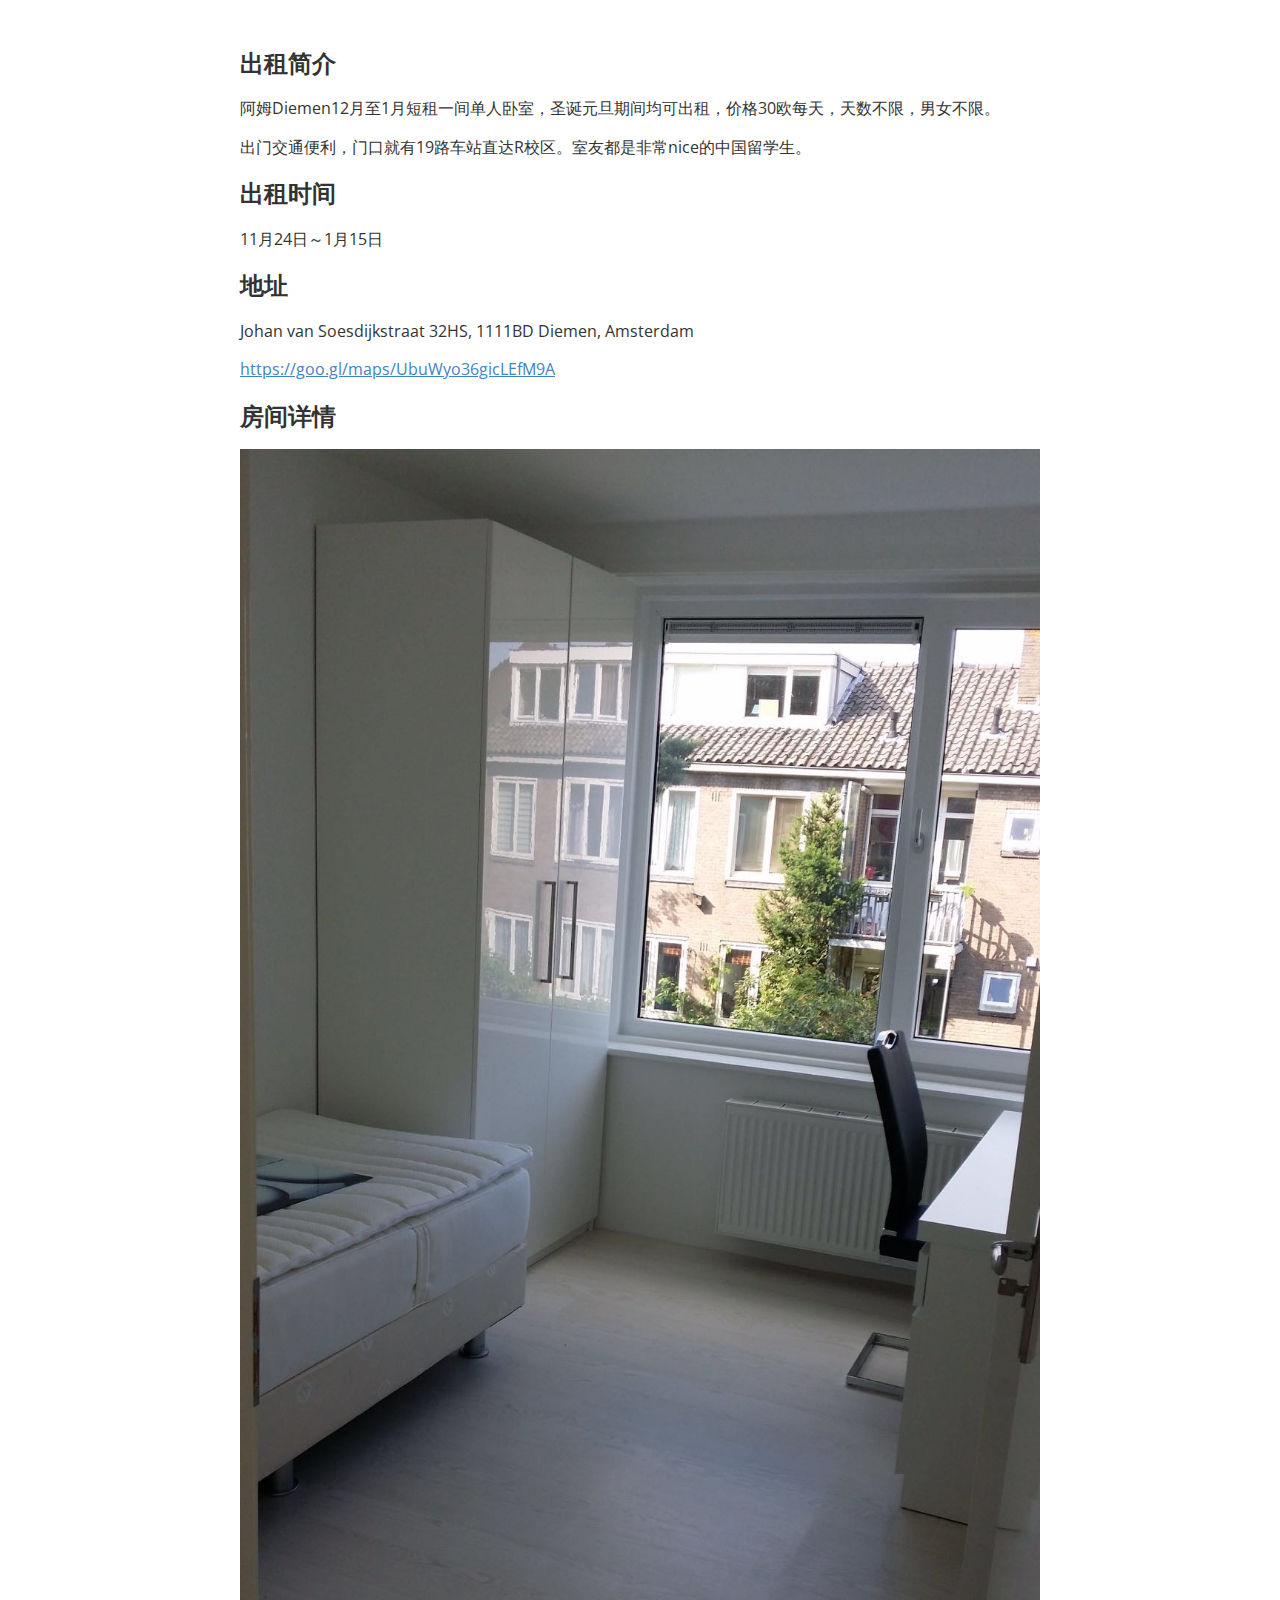
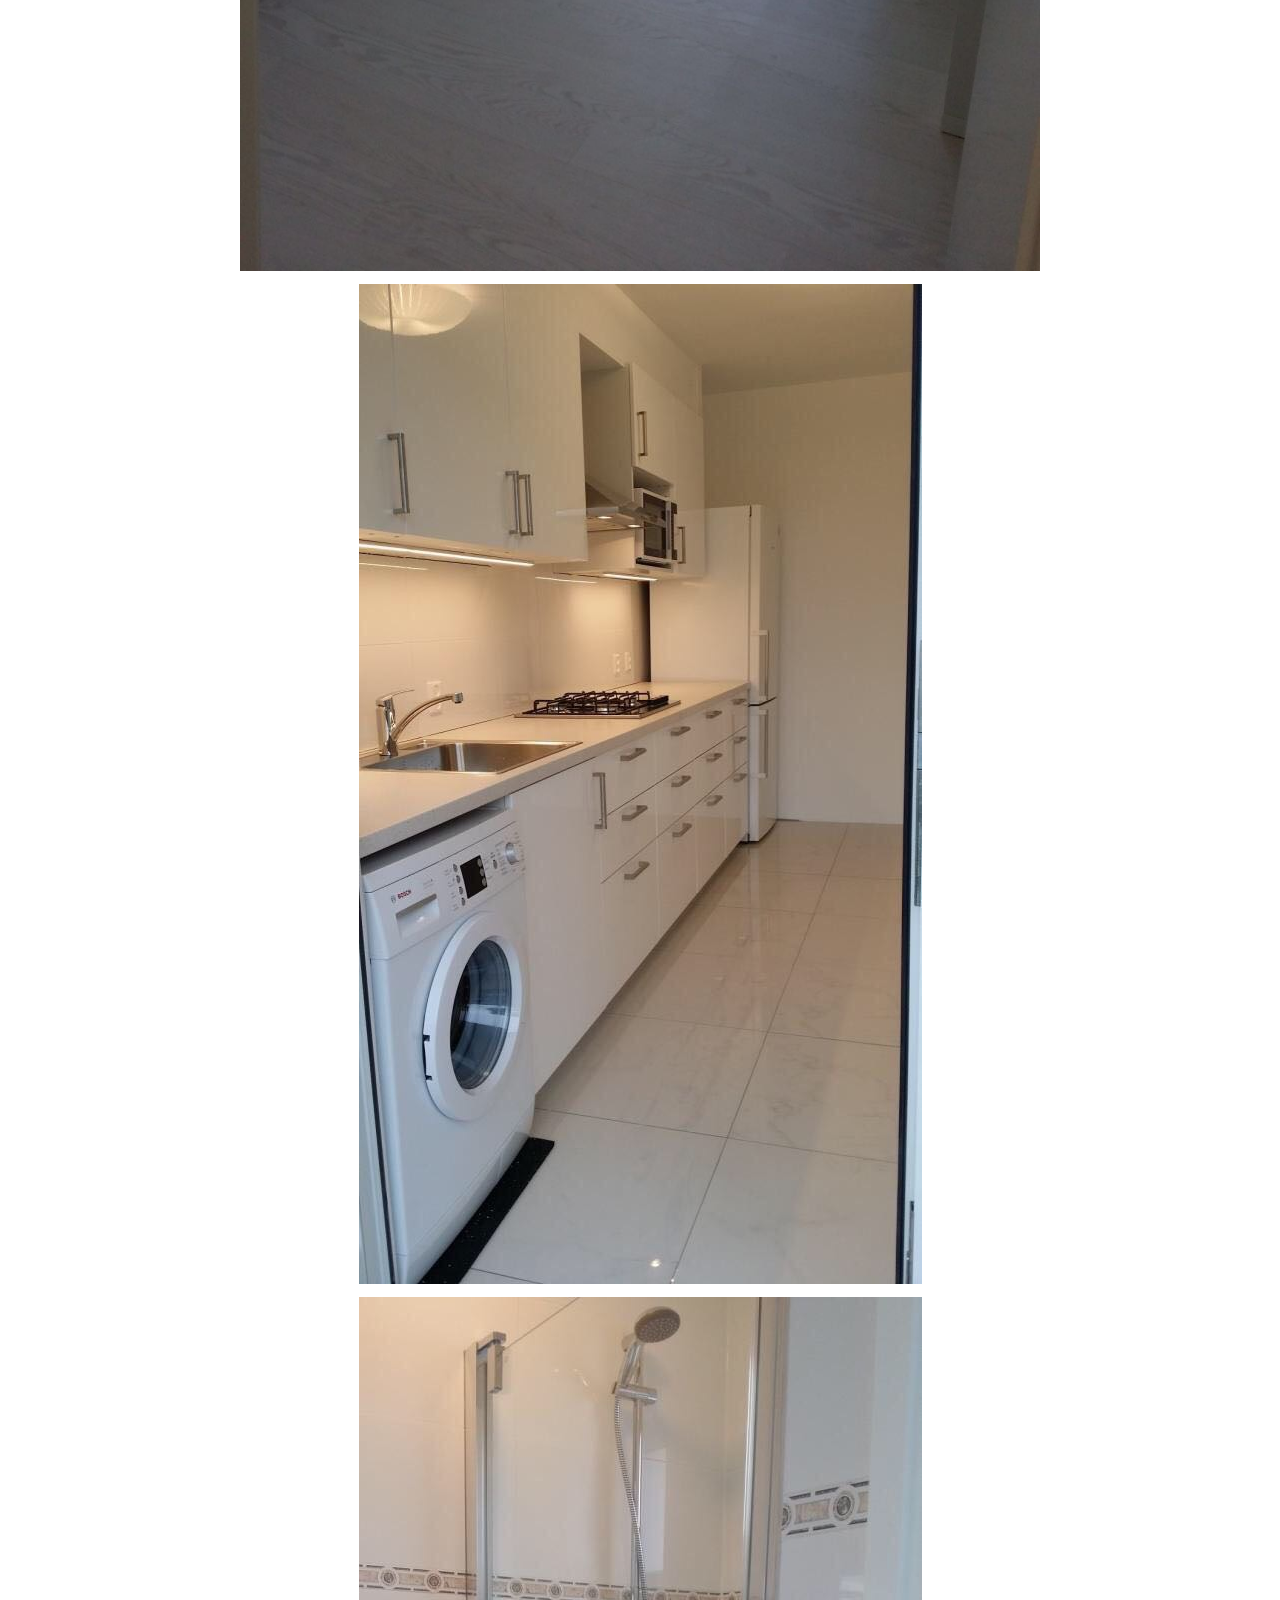
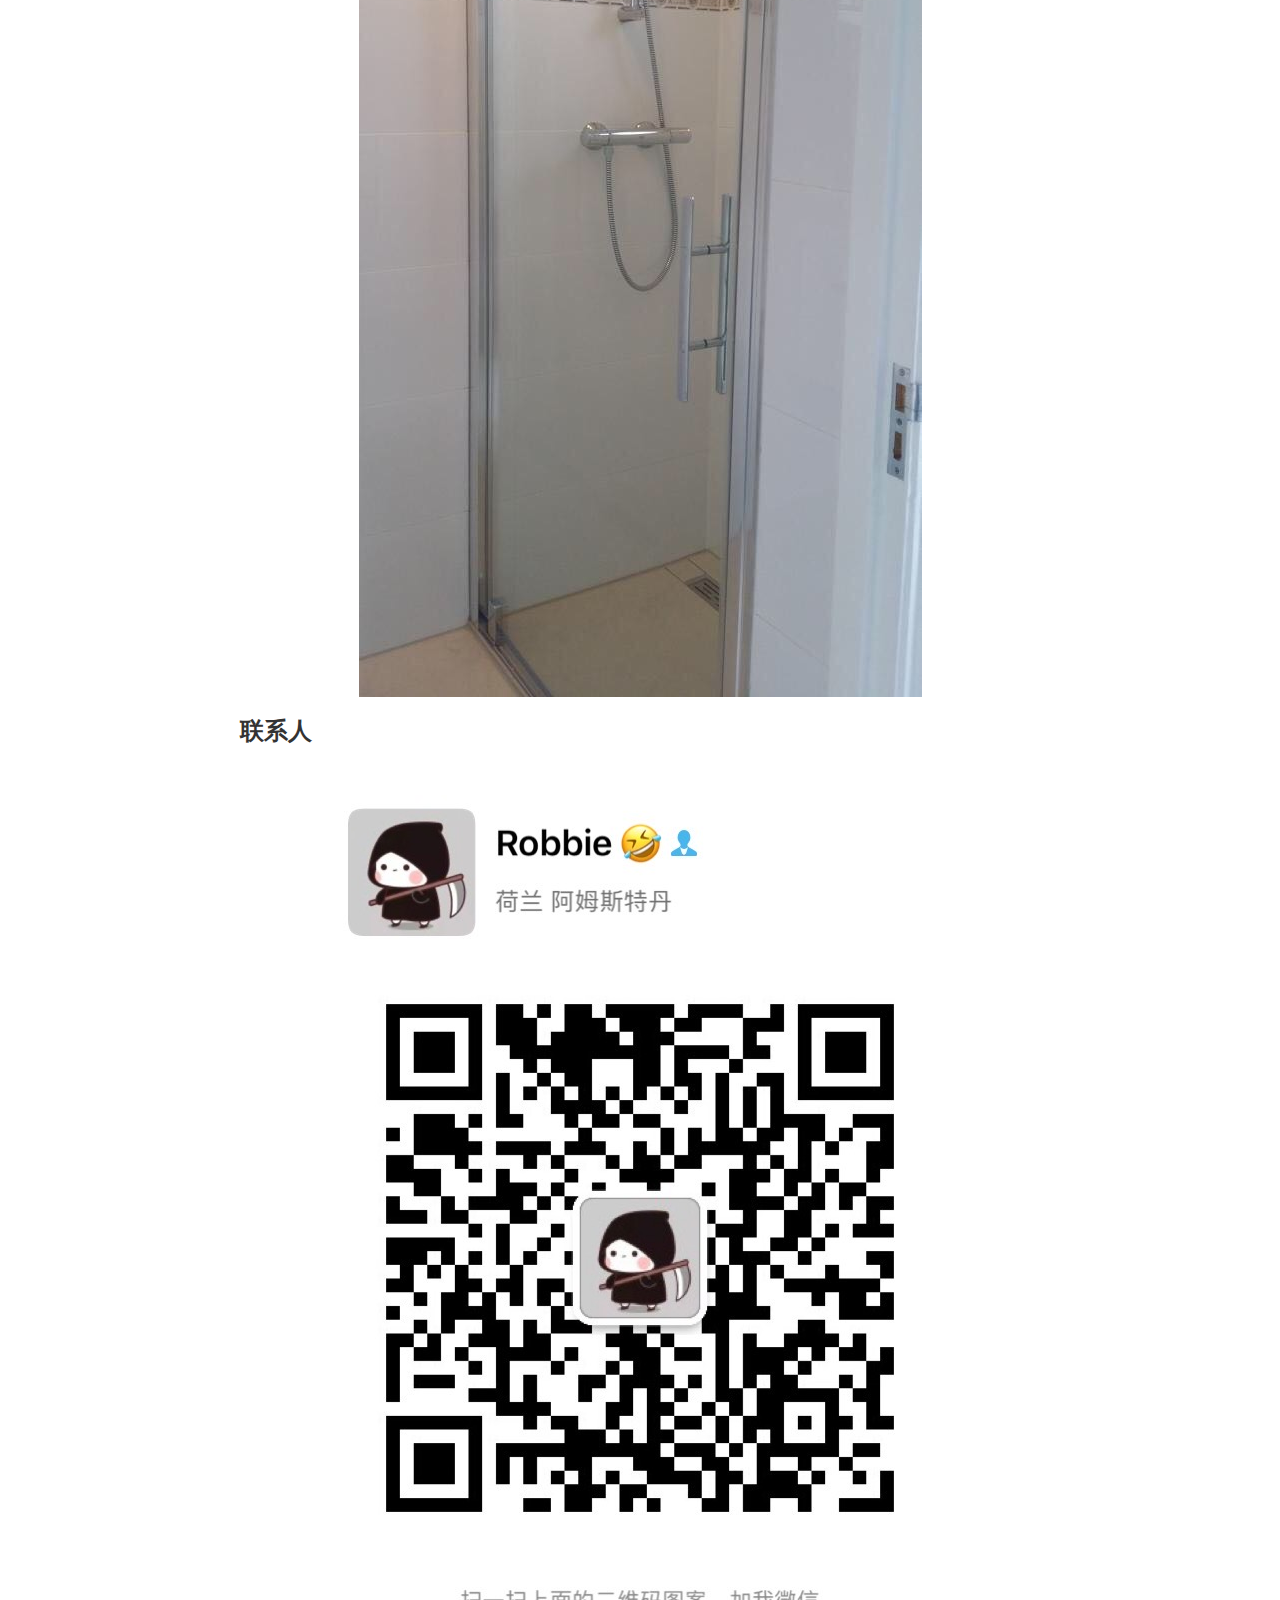
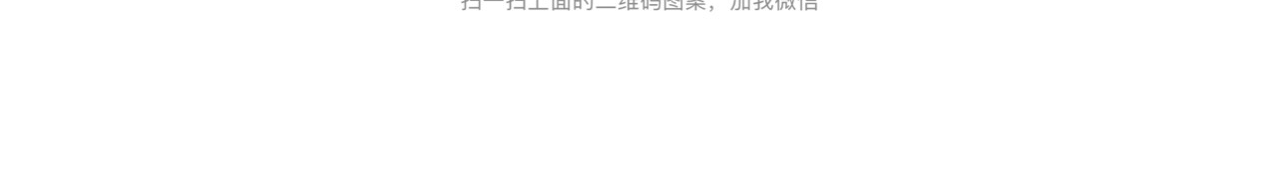
<file: Rent/index.html>
<!doctype html>
<html>
<head>
<meta charset='UTF-8'><meta name='viewport' content='width=device-width initial-scale=1'>
<title>Diemen短租</title><link href='https://fonts.loli.net/css?family=Open+Sans:400italic,700italic,700,400&subset=latin,latin-ext' rel='stylesheet' type='text/css' /><style type='text/css'>html {overflow-x: initial !important;}:root { --bg-color: #ffffff; --text-color: #333333; --select-text-bg-color: #B5D6FC; --select-text-font-color: auto; --monospace: "Lucida Console",Consolas,"Courier",monospace; }
html { font-size: 14px; background-color: var(--bg-color); color: var(--text-color); font-family: "Helvetica Neue", Helvetica, Arial, sans-serif; -webkit-font-smoothing: antialiased; }
body { margin: 0px; padding: 0px; height: auto; bottom: 0px; top: 0px; left: 0px; right: 0px; font-size: 1rem; line-height: 1.42857143; overflow-x: hidden; background-image: inherit; background-size: inherit; background-attachment: inherit; background-origin: inherit; background-clip: inherit; background-color: inherit; tab-size: 4; background-position: inherit inherit; background-repeat: inherit inherit; }
iframe { margin: auto; }
a.url { word-break: break-all; }
a:active, a:hover { outline: 0px; }
.in-text-selection, ::selection { text-shadow: none; background: var(--select-text-bg-color); color: var(--select-text-font-color); }
#write { margin: 0px auto; height: auto; width: inherit; word-break: normal; word-wrap: break-word; position: relative; white-space: normal; overflow-x: visible; padding-top: 40px; }
#write.first-line-indent p { text-indent: 2em; }
#write.first-line-indent li p, #write.first-line-indent p * { text-indent: 0px; }
#write.first-line-indent li { margin-left: 2em; }
.for-image #write { padding-left: 8px; padding-right: 8px; }
body.typora-export { padding-left: 30px; padding-right: 30px; }
.typora-export .footnote-line, .typora-export li, .typora-export p { white-space: pre-wrap; }
@media screen and (max-width: 500px) { 
  body.typora-export { padding-left: 0px; padding-right: 0px; }
  #write { padding-left: 20px; padding-right: 20px; }
  .CodeMirror-sizer { margin-left: 0px !important; }
  .CodeMirror-gutters { display: none !important; }
}
#write li > figure:last-child { margin-bottom: 0.5rem; }
#write ol, #write ul { position: relative; }
img { max-width: 100%; vertical-align: middle; }
button, input, select, textarea { color: inherit; font-family: inherit; font-size: inherit; font-style: inherit; font-variant-caps: inherit; font-weight: inherit; font-stretch: inherit; line-height: inherit; }
input[type="checkbox"], input[type="radio"] { line-height: normal; padding: 0px; }
*, ::after, ::before { box-sizing: border-box; }
#write h1, #write h2, #write h3, #write h4, #write h5, #write h6, #write p, #write pre { width: inherit; }
#write h1, #write h2, #write h3, #write h4, #write h5, #write h6, #write p { position: relative; }
p { line-height: inherit; }
h1, h2, h3, h4, h5, h6 { break-after: avoid-page; break-inside: avoid; orphans: 2; }
p { orphans: 4; }
h1 { font-size: 2rem; }
h2 { font-size: 1.8rem; }
h3 { font-size: 1.6rem; }
h4 { font-size: 1.4rem; }
h5 { font-size: 1.2rem; }
h6 { font-size: 1rem; }
.md-math-block, .md-rawblock, h1, h2, h3, h4, h5, h6, p { margin-top: 1rem; margin-bottom: 1rem; }
.hidden { display: none; }
.md-blockmeta { color: rgb(204, 204, 204); font-weight: 700; font-style: italic; }
a { cursor: pointer; }
sup.md-footnote { padding: 2px 4px; background-color: rgba(238, 238, 238, 0.701961); color: rgb(85, 85, 85); border-top-left-radius: 4px; border-top-right-radius: 4px; border-bottom-right-radius: 4px; border-bottom-left-radius: 4px; cursor: pointer; }
sup.md-footnote a, sup.md-footnote a:hover { color: inherit; text-transform: inherit; text-decoration: inherit; }
#write input[type="checkbox"] { cursor: pointer; width: inherit; height: inherit; }
figure { overflow-x: auto; margin: 1.2em 0px; max-width: calc(100% + 16px); padding: 0px; }
figure > table { margin: 0px !important; }
tr { break-inside: avoid; break-after: auto; }
thead { display: table-header-group; }
table { border-collapse: collapse; border-spacing: 0px; width: 100%; overflow: auto; break-inside: auto; text-align: left; }
table.md-table td { min-width: 32px; }
.CodeMirror-gutters { border-right-width: 0px; background-color: inherit; }
.CodeMirror-linenumber { }
.CodeMirror { text-align: left; }
.CodeMirror-placeholder { opacity: 0.3; }
.CodeMirror pre { padding: 0px 4px; }
.CodeMirror-lines { padding: 0px; }
div.hr:focus { cursor: none; }
#write pre { white-space: pre-wrap; }
#write.fences-no-line-wrapping pre { white-space: pre; }
#write pre.ty-contain-cm { white-space: normal; }
.CodeMirror-gutters { margin-right: 4px; }
.md-fences { font-size: 0.9rem; display: block; break-inside: avoid; text-align: left; overflow: visible; white-space: pre; background-image: inherit; background-size: inherit; background-attachment: inherit; background-origin: inherit; background-clip: inherit; background-color: inherit; position: relative !important; background-position: inherit inherit; background-repeat: inherit inherit; }
.md-diagram-panel { width: 100%; margin-top: 10px; text-align: center; padding-top: 0px; padding-bottom: 8px; overflow-x: auto; }
#write .md-fences.mock-cm { white-space: pre-wrap; }
.md-fences.md-fences-with-lineno { padding-left: 0px; }
#write.fences-no-line-wrapping .md-fences.mock-cm { white-space: pre; overflow-x: auto; }
.md-fences.mock-cm.md-fences-with-lineno { padding-left: 8px; }
.CodeMirror-line, twitterwidget { break-inside: avoid; }
.footnotes { opacity: 0.8; font-size: 0.9rem; margin-top: 1em; margin-bottom: 1em; }
.footnotes + .footnotes { margin-top: 0px; }
.md-reset { margin: 0px; padding: 0px; border: 0px; outline: 0px; vertical-align: top; text-decoration: none; text-shadow: none; float: none; position: static; width: auto; height: auto; white-space: nowrap; cursor: inherit; line-height: normal; font-weight: 400; text-align: left; box-sizing: content-box; direction: ltr; background-position: 0px 0px; background-repeat: initial initial; }
li div { padding-top: 0px; }
blockquote { margin: 1rem 0px; }
li .mathjax-block, li p { margin: 0.5rem 0px; }
li { margin: 0px; position: relative; }
blockquote > :last-child { margin-bottom: 0px; }
blockquote > :first-child, li > :first-child { margin-top: 0px; }
.footnotes-area { color: rgb(136, 136, 136); margin-top: 0.714rem; padding-bottom: 0.143rem; white-space: normal; }
#write .footnote-line { white-space: pre-wrap; }
@media print { 
  body, html { border: 1px solid transparent; height: 99%; break-after: avoid; break-before: avoid; }
  #write { margin-top: 0px; padding-top: 0px; border-color: transparent !important; }
  .typora-export * { -webkit-print-color-adjust: exact; }
  html.blink-to-pdf { font-size: 13px; }
  .typora-export #write { padding-left: 32px; padding-right: 32px; padding-bottom: 0px; break-after: avoid; }
  .typora-export #write::after { height: 0px; }
}
.footnote-line { margin-top: 0.714em; font-size: 0.7em; }
a img, img a { cursor: pointer; }
pre.md-meta-block { font-size: 0.8rem; min-height: 0.8rem; white-space: pre-wrap; background-color: rgb(204, 204, 204); display: block; overflow-x: hidden; background-position: initial initial; background-repeat: initial initial; }
p > .md-image:only-child:not(.md-img-error) img, p > img:only-child { display: block; margin: auto; }
p > .md-image:only-child { display: inline-block; width: 100%; }
#write .MathJax_Display { margin: 0.8em 0px 0px; }
.md-math-block { width: 100%; }
.md-math-block:not(:empty)::after { display: none; }
[contenteditable="true"]:active, [contenteditable="true"]:focus { outline: 0px; box-shadow: none; }
.md-task-list-item { position: relative; list-style-type: none; }
.task-list-item.md-task-list-item { padding-left: 0px; }
.md-task-list-item > input { position: absolute; top: 0px; left: 0px; margin-left: -1.2em; margin-top: calc(1em - 10px); border: none; }
.math { font-size: 1rem; }
.md-toc { min-height: 3.58rem; position: relative; font-size: 0.9rem; border-top-left-radius: 10px; border-top-right-radius: 10px; border-bottom-right-radius: 10px; border-bottom-left-radius: 10px; }
.md-toc-content { position: relative; margin-left: 0px; }
.md-toc-content::after, .md-toc::after { display: none; }
.md-toc-item { display: block; color: rgb(65, 131, 196); }
.md-toc-item a { text-decoration: none; }
.md-toc-inner:hover { text-decoration: underline; }
.md-toc-inner { display: inline-block; cursor: pointer; }
.md-toc-h1 .md-toc-inner { margin-left: 0px; font-weight: 700; }
.md-toc-h2 .md-toc-inner { margin-left: 2em; }
.md-toc-h3 .md-toc-inner { margin-left: 4em; }
.md-toc-h4 .md-toc-inner { margin-left: 6em; }
.md-toc-h5 .md-toc-inner { margin-left: 8em; }
.md-toc-h6 .md-toc-inner { margin-left: 10em; }
@media screen and (max-width: 48em) { 
  .md-toc-h3 .md-toc-inner { margin-left: 3.5em; }
  .md-toc-h4 .md-toc-inner { margin-left: 5em; }
  .md-toc-h5 .md-toc-inner { margin-left: 6.5em; }
  .md-toc-h6 .md-toc-inner { margin-left: 8em; }
}
a.md-toc-inner { font-size: inherit; font-style: inherit; font-weight: inherit; line-height: inherit; }
.footnote-line a:not(.reversefootnote) { color: inherit; }
.md-attr { display: none; }
.md-fn-count::after { content: "."; }
code, pre, samp, tt { font-family: var(--monospace); }
kbd { margin: 0px 0.1em; padding: 0.1em 0.6em; font-size: 0.8em; color: rgb(36, 39, 41); background-color: rgb(255, 255, 255); border: 1px solid rgb(173, 179, 185); border-top-left-radius: 3px; border-top-right-radius: 3px; border-bottom-right-radius: 3px; border-bottom-left-radius: 3px; box-shadow: rgba(12, 13, 14, 0.2) 0px 1px 0px, rgb(255, 255, 255) 0px 0px 0px 2px inset; white-space: nowrap; vertical-align: middle; background-position: initial initial; background-repeat: initial initial; }
.md-comment { color: rgb(162, 127, 3); opacity: 0.8; font-family: var(--monospace); }
code { text-align: left; }
a.md-print-anchor { white-space: pre !important; border: none !important; display: inline-block !important; position: absolute !important; width: 1px !important; right: 0px !important; outline: 0px !important; text-shadow: initial !important; background-position: 0px 0px !important; background-repeat: initial initial !important; }
.md-inline-math .MathJax_SVG .noError { display: none !important; }
.html-for-mac .inline-math-svg .MathJax_SVG { vertical-align: 0.2px; }
.md-math-block .MathJax_SVG_Display { text-align: center; margin: 0px; position: relative; text-indent: 0px; max-width: none; max-height: none; min-height: 0px; min-width: 100%; width: auto; overflow-y: hidden; display: block !important; }
.MathJax_SVG_Display, .md-inline-math .MathJax_SVG_Display { width: auto; margin: inherit; display: inline-block !important; }
.MathJax_SVG .MJX-monospace { font-family: var(--monospace); }
.MathJax_SVG .MJX-sans-serif { font-family: sans-serif; }
.MathJax_SVG { display: inline; font-style: normal; font-weight: 400; line-height: normal; zoom: 90%; text-indent: 0px; text-align: left; text-transform: none; letter-spacing: normal; word-spacing: normal; word-wrap: normal; white-space: nowrap; float: none; direction: ltr; max-width: none; max-height: none; min-width: 0px; min-height: 0px; border: 0px; padding: 0px; margin: 0px; }
.MathJax_SVG * { transition: none; }
.MathJax_SVG_Display svg { vertical-align: middle !important; margin-bottom: 0px !important; margin-top: 0px !important; }
.os-windows.monocolor-emoji .md-emoji { font-family: "Segoe UI Symbol", sans-serif; }
.md-diagram-panel > svg { max-width: 100%; }
[lang="mermaid"] svg, [lang="flow"] svg { max-width: 100%; height: auto; }
[lang="mermaid"] .node text { font-size: 1rem; }
table tr th { border-bottom-width: 0px; }
video { max-width: 100%; display: block; margin: 0px auto; }
iframe { max-width: 100%; width: 100%; border: none; }
.highlight td, .highlight tr { border: 0px; }
svg[id^="mermaidChart"] { line-height: 1em; }


:root {
    --side-bar-bg-color: #fafafa;
    --control-text-color: #777;
}

@include-when-export url(https://fonts.loli.net/css?family=Open+Sans:400italic,700italic,700,400&subset=latin,latin-ext);

html {
    font-size: 16px;
}

body {
    font-family: "Open Sans","Clear Sans","Helvetica Neue",Helvetica,Arial,sans-serif;
    color: rgb(51, 51, 51);
    line-height: 1.6;
}

#write {
    max-width: 860px;
  	margin: 0 auto;
  	padding: 30px;
    padding-bottom: 100px;
}
#write > ul:first-child,
#write > ol:first-child{
    margin-top: 30px;
}

a {
    color: #4183C4;
}
h1,
h2,
h3,
h4,
h5,
h6 {
    position: relative;
    margin-top: 1rem;
    margin-bottom: 1rem;
    font-weight: bold;
    line-height: 1.4;
    cursor: text;
}
h1:hover a.anchor,
h2:hover a.anchor,
h3:hover a.anchor,
h4:hover a.anchor,
h5:hover a.anchor,
h6:hover a.anchor {
    text-decoration: none;
}
h1 tt,
h1 code {
    font-size: inherit;
}
h2 tt,
h2 code {
    font-size: inherit;
}
h3 tt,
h3 code {
    font-size: inherit;
}
h4 tt,
h4 code {
    font-size: inherit;
}
h5 tt,
h5 code {
    font-size: inherit;
}
h6 tt,
h6 code {
    font-size: inherit;
}
h1 {
    padding-bottom: .3em;
    font-size: 2.25em;
    line-height: 1.2;
    border-bottom: 1px solid #eee;
}
h2 {
   padding-bottom: .3em;
    font-size: 1.75em;
    line-height: 1.225;
    border-bottom: 1px solid #eee;
}
h3 {
    font-size: 1.5em;
    line-height: 1.43;
}
h4 {
    font-size: 1.25em;
}
h5 {
    font-size: 1em;
}
h6 {
   font-size: 1em;
    color: #777;
}
p,
blockquote,
ul,
ol,
dl,
table{
    margin: 0.8em 0;
}
li>ol,
li>ul {
    margin: 0 0;
}
hr {
    height: 2px;
    padding: 0;
    margin: 16px 0;
    background-color: #e7e7e7;
    border: 0 none;
    overflow: hidden;
    box-sizing: content-box;
}

li p.first {
    display: inline-block;
}
ul,
ol {
    padding-left: 30px;
}
ul:first-child,
ol:first-child {
    margin-top: 0;
}
ul:last-child,
ol:last-child {
    margin-bottom: 0;
}
blockquote {
    border-left: 4px solid #dfe2e5;
    padding: 0 15px;
    color: #777777;
}
blockquote blockquote {
    padding-right: 0;
}
table {
    padding: 0;
    word-break: initial;
}
table tr {
    border-top: 1px solid #dfe2e5;
    margin: 0;
    padding: 0;
}
table tr:nth-child(2n),
thead {
    background-color: #f8f8f8;
}
table tr th {
    font-weight: bold;
    border: 1px solid #dfe2e5;
    border-bottom: 0;
    margin: 0;
    padding: 6px 13px;
}
table tr td {
    border: 1px solid #dfe2e5;
    margin: 0;
    padding: 6px 13px;
}
table tr th:first-child,
table tr td:first-child {
    margin-top: 0;
}
table tr th:last-child,
table tr td:last-child {
    margin-bottom: 0;
}

.CodeMirror-lines {
    padding-left: 4px;
}

.code-tooltip {
    box-shadow: 0 1px 1px 0 rgba(0,28,36,.3);
    border-top: 1px solid #eef2f2;
}

.md-fences,
code,
tt {
    border: 1px solid #e7eaed;
    background-color: #f8f8f8;
    border-radius: 3px;
    padding: 0;
    padding: 2px 4px 0px 4px;
    font-size: 0.9em;
}

code {
    background-color: #f3f4f4;
    padding: 0 2px 0 2px;
}

.md-fences {
    margin-bottom: 15px;
    margin-top: 15px;
    padding-top: 8px;
    padding-bottom: 6px;
}


.md-task-list-item > input {
  margin-left: -1.3em;
}

@media print {
    html {
        font-size: 13px;
    }
    table,
    pre {
        page-break-inside: avoid;
    }
    pre {
        word-wrap: break-word;
    }
}

.md-fences {
	background-color: #f8f8f8;
}
#write pre.md-meta-block {
	padding: 1rem;
    font-size: 85%;
    line-height: 1.45;
    background-color: #f7f7f7;
    border: 0;
    border-radius: 3px;
    color: #777777;
    margin-top: 0 !important;
}

.mathjax-block>.code-tooltip {
	bottom: .375rem;
}

.md-mathjax-midline {
    background: #fafafa;
}

#write>h3.md-focus:before{
	left: -1.5625rem;
	top: .375rem;
}
#write>h4.md-focus:before{
	left: -1.5625rem;
	top: .285714286rem;
}
#write>h5.md-focus:before{
	left: -1.5625rem;
	top: .285714286rem;
}
#write>h6.md-focus:before{
	left: -1.5625rem;
	top: .285714286rem;
}
.md-image>.md-meta {
    /*border: 1px solid #ddd;*/
    border-radius: 3px;
    padding: 2px 0px 0px 4px;
    font-size: 0.9em;
    color: inherit;
}

.md-tag {
    color: #a7a7a7;
    opacity: 1;
}

.md-toc { 
    margin-top:20px;
    padding-bottom:20px;
}

.sidebar-tabs {
    border-bottom: none;
}

#typora-quick-open {
    border: 1px solid #ddd;
    background-color: #f8f8f8;
}

#typora-quick-open-item {
    background-color: #FAFAFA;
    border-color: #FEFEFE #e5e5e5 #e5e5e5 #eee;
    border-style: solid;
    border-width: 1px;
}

/** focus mode */
.on-focus-mode blockquote {
    border-left-color: rgba(85, 85, 85, 0.12);
}

header, .context-menu, .megamenu-content, footer{
    font-family: "Segoe UI", "Arial", sans-serif;
}

.file-node-content:hover .file-node-icon,
.file-node-content:hover .file-node-open-state{
    visibility: visible;
}

.mac-seamless-mode #typora-sidebar {
    background-color: #fafafa;
    background-color: var(--side-bar-bg-color);
}

.md-lang {
    color: #b4654d;
}

.html-for-mac .context-menu {
    --item-hover-bg-color: #E6F0FE;
}

#md-notification .btn {
    border: 0;
}

.dropdown-menu .divider {
    border-color: #e5e5e5;
}

.ty-preferences .window-content {
    background-color: #fafafa;
}

.ty-preferences .nav-group-item.active {
    color: white;
    background: #999;
}

 .typora-export li, .typora-export p, .typora-export,  .footnote-line {white-space: normal;} 
</style>
</head>
<body class='typora-export' >
<div  id='write'  class = 'is-mac'><h3><a name="出租简介" class="md-header-anchor"></a><span>出租简介</span></h3><p><span>阿姆Diemen12月至1月短租一间单人卧室，圣诞元旦期间均可出租，价格30欧每天，天数不限，男女不限。</span></p><p><span>出门交通便利，门口就有19路车站直达R校区。室友都是非常nice的中国留学生。</span></p><h3><a name="出租时间" class="md-header-anchor"></a><span>出租时间</span></h3><p><span>11月24日～1月15日</span></p><h3><a name="地址" class="md-header-anchor"></a><span>地址</span></h3><p><span> Johan van Soesdijkstraat 32HS, 1111BD Diemen, Amsterdam</span></p><p><a href='https://goo.gl/maps/UbuWyo36gicLEfM9A' target='_blank' class='url'>https://goo.gl/maps/UbuWyo36gicLEfM9A</a></p><h3><a name="房间详情" class="md-header-anchor"></a><span>房间详情</span></h3><p><img src="IMG_2806.JPG" referrerpolicy="no-referrer" alt="IMG_2806"></p><p><img src="IMG_2807.JPG" referrerpolicy="no-referrer" alt="IMG_2807"></p><p><img src="IMG_2808.JPG" referrerpolicy="no-referrer" alt="IMG_2808"></p><h3><a name="联系人" class="md-header-anchor"></a><span>联系人</span></h3><p><img src="IMG_2809.JPG" referrerpolicy="no-referrer" alt="IMG_2809"></p></div>
</body>
</html>
</file>
<file: css/resume.min.css>
/*!
 * Start Bootstrap - Resume v5.0.8 (https://startbootstrap.com/template-overviews/resume)
 * Copyright 2013-2019 Start Bootstrap
 * Licensed under MIT (https://github.com/BlackrockDigital/startbootstrap-resume/blob/master/LICENSE)
 */
body {
    font-family: Muli, -apple-system, BlinkMacSystemFont, 'Segoe UI', Roboto, 'Helvetica Neue', Arial, sans-serif, 'Apple Color Emoji', 'Segoe UI Emoji', 'Segoe UI Symbol', 'Noto Color Emoji';
    padding-top: 54px;
    color: #4C566A;
    background-color: #ECEFF4 ;
}

@media (min-width:992px) {
    body {
        padding-top: 0;
        padding-left: 17rem
    }
}

h1,
h2,
h3,
h4,
h5,
h6 {
    font-family: 'Helvetica Neue', -apple-system, BlinkMacSystemFont, 'Segoe UI', Roboto, 'Helvetica Neue', Arial, sans-serif, 'Apple Color Emoji', 'Segoe UI Emoji', 'Segoe UI Symbol', 'Noto Color Emoji';
    font-weight: 700;
    color: #343a40;
    text-align: left;
}

h1 {
    font-size: 5rem;
    line-height: 4.5rem
}

h2 {
    font-size: 2.5rem;
    text-transform: uppercase;
}

h3 {
    font-size: 1.5rem;
    line-height: 2rem;
}

p.lead {
    font-size: 1.15rem;
    font-weight: 400
}

.subheading {
    /* text-transform: uppercase; */
    font-weight: 500;
    font-family: 'Helvetica Neue', -apple-system, BlinkMacSystemFont, 'Segoe UI', Roboto, 'Helvetica Neue', Arial, sans-serif, 'Apple Color Emoji', 'Segoe UI Emoji', 'Segoe UI Symbol', 'Noto Color Emoji';
    font-size: 1.5rem;
    color: #5E81AC;
    
}

.social-icons a {
    display: inline-block;
    height: 3.5rem;
    width: 3.5rem;
    background-color: #3B4252;
    color: #fff !important;
    border-radius: 100%;
    text-align: center;
    font-size: 1.5rem;
    line-height: 3.5rem;
    margin-right: 1rem
}

.social-icons a:last-child {
    margin-right: 0
}

.social-icons a:hover {
    background-color: #5E81AC
}

.dev-icons {
    font-size: 3rem
}

.dev-icons .list-inline-item i:hover {
    color: #2E3440
}

#sideNav .navbar-nav .nav-item .nav-link {
    font-weight: 800;
    letter-spacing: .05rem;
    /* text-transform: uppercase */
}

#sideNav .navbar-toggler:focus {
    outline-color: #8FBCBB
}

@media (min-width:992px) {
    #sideNav {
        text-align: center;
        position: fixed;
        top: 0;
        left: 0;
        display: flex;
        flex-direction: column;
        width: 17rem;
        height: 100vh
    }

    #sideNav .navbar-brand {
        display: flex;
        margin: auto auto 0;
        padding: .5rem
    }

    #sideNav .navbar-brand .img-profile {
        max-width: 10rem;
        max-height: 10rem;
        border: .5rem solid rgba(255, 255, 255, .2)
    }

    #sideNav .navbar-collapse {
        display: flex;
        align-items: flex-start;
        flex-grow: 0;
        width: 100%;
        margin-bottom: auto
    }

    #sideNav .navbar-collapse .navbar-nav {
        flex-direction: column;
        width: 100%
    }

    #sideNav .navbar-collapse .navbar-nav .nav-item {
        display: block
    }

    #sideNav .navbar-collapse .navbar-nav .nav-item .nav-link {
        display: block
    }
}

section.resume-section {
    padding-top: 5rem !important;
    padding-bottom: 5rem !important;
    /* max-width: 75rem */
}

section.resume-section .resume-item .resume-date {
    min-width: none;
    overflow: hidden;
    word-wrap: break-word;
}

@media (min-width:768px) {
    section.resume-section {
        min-height: 100vh
    }

    section.resume-section .resume-item .resume-date {
        min-width: 18rem
    }
}

@media (min-width:992px) {
    section.resume-section {
        padding-top: 3rem !important;
        padding-bottom: 3rem !important
    }
}

.bg-primary {
    background-color: #2E3440 !important
}

.text-primary {
    color: #5E81AC !important
}

a {
    color: #88C0D0
}

a:active,
a:focus,
a:hover {
    color: #BF616A
}

.img-company{
    float:left;
    height: 4rem;
    border-radius: 6px;
    margin-right: 1rem;
}

.img-education{
    float:left;
    height: 4rem;
    border-radius: 6px;
    margin-right: 1rem;
}
</file>
